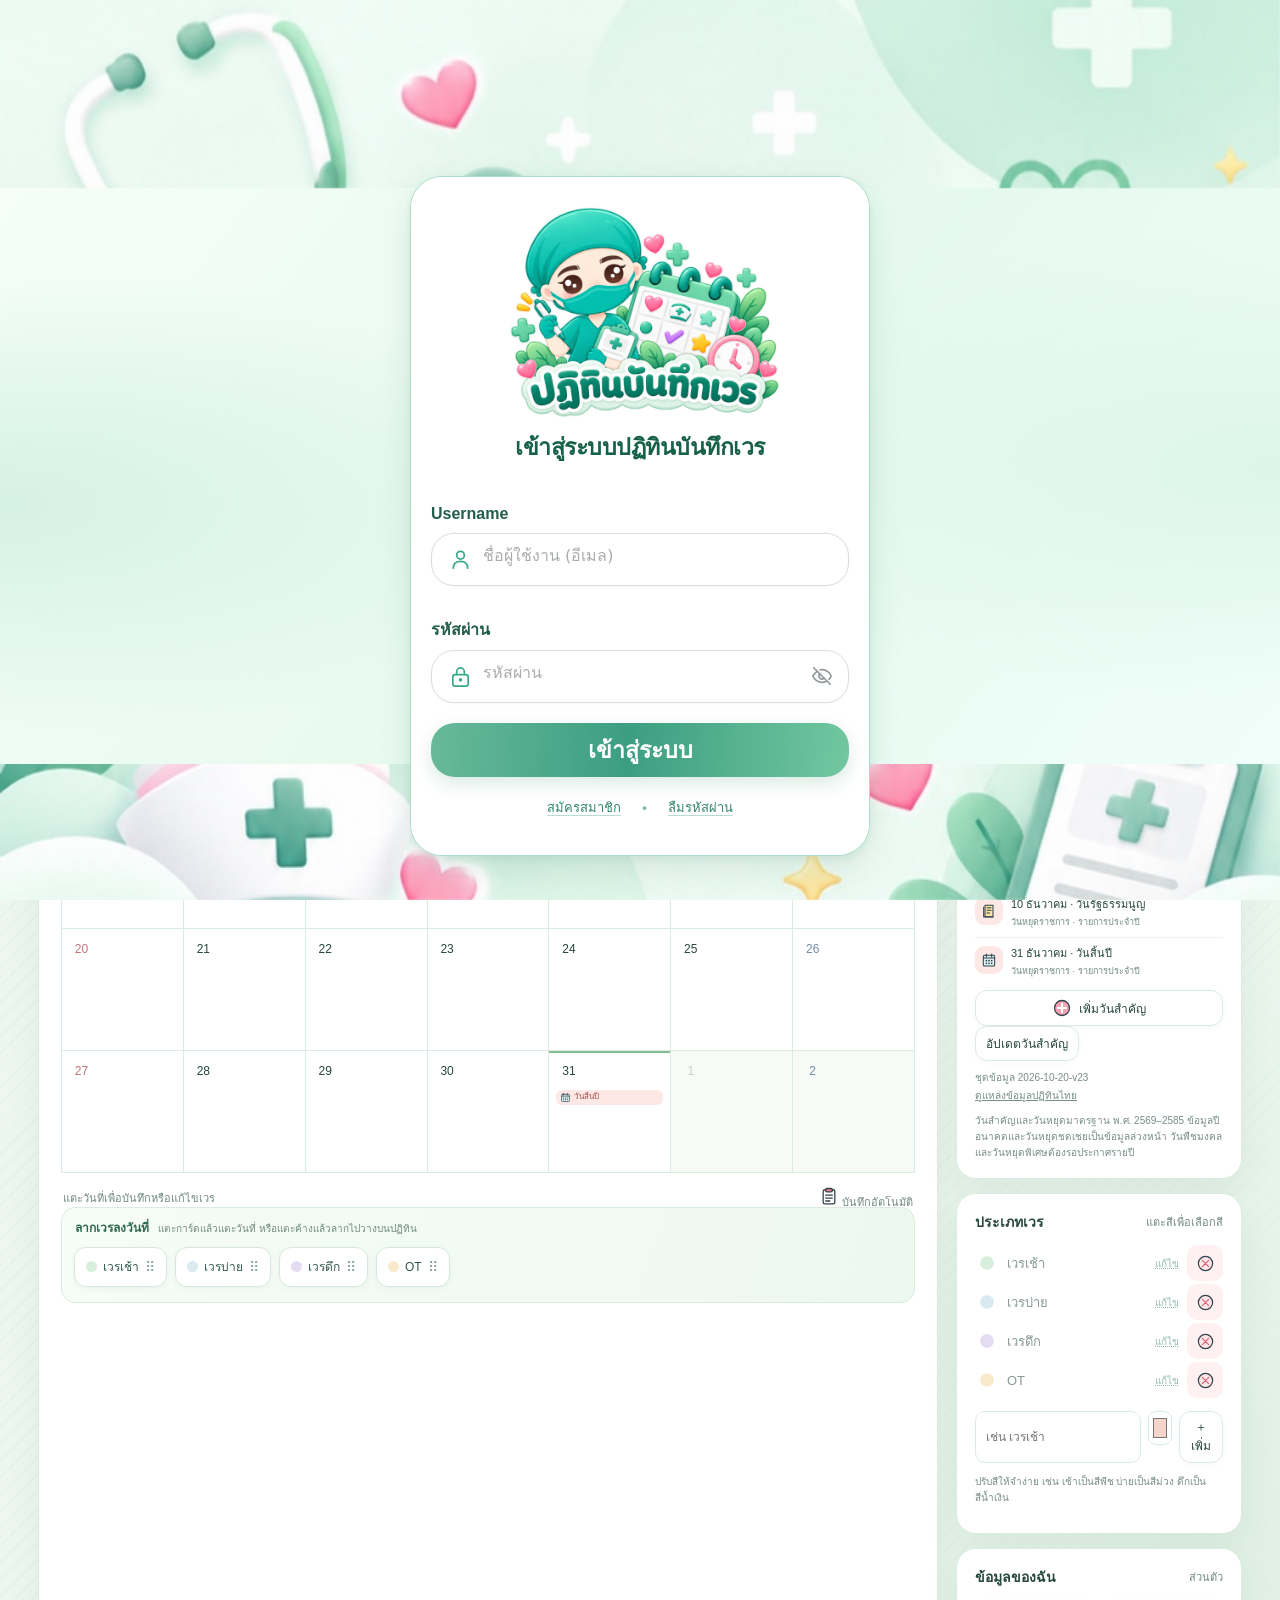
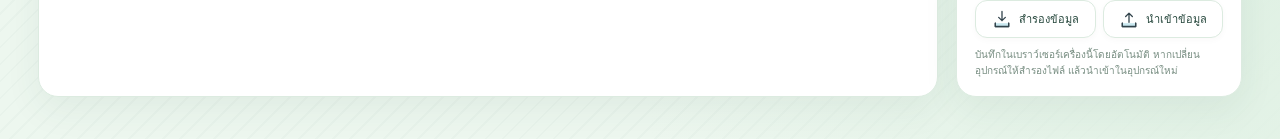
<file: index.html>
<!doctype html>
<html lang="th">
<head>
<meta charset="utf-8"><meta name="viewport" content="width=device-width,initial-scale=1,minimum-scale=1,maximum-scale=1,user-scalable=no,viewport-fit=cover">
<meta name="theme-color" content="#e7f4ea"><meta name="description" content="ปฏิทินบันทึกเวรและวันสำคัญสำหรับพยาบาล">
<link rel="manifest" href="./manifest.webmanifest?v=30"><link rel="icon" href="./favicon-48.png?v=30" type="image/png"><link rel="apple-touch-icon" href="./apple-touch-icon.png?v=30">
<meta name="apple-mobile-web-app-capable" content="yes"><meta name="apple-mobile-web-app-title" content="ปฏิทินบันทึกเวร"><meta name="apple-mobile-web-app-status-bar-style" content="default">
<title>ปฏิทินบันทึกเวร</title>
<style>
svg.ico{width:20px;height:20px;flex:none;overflow:visible}svg.ico use{pointer-events:none}.daymood{width:18px;height:18px}.event-tag .ico{filter:drop-shadow(0 1px 0 #fff8)}.brandmark .ico{width:29px;height:29px}
@import url('https://fonts.googleapis.com/css2?family=Kanit:wght@300;400;500;600;700&family=Prompt:wght@300;400;500;600;700&display=swap');
:root{--bg:#f7f2e9;--paper:#fffdf9;--ink:#48352e;--muted:#95847b;--line:#eee6db;--accent:#a7654d;--soft:#f4e6dc;--shadow:0 12px 36px #6043330d;--radius:20px}
*{box-sizing:border-box}body{margin:0;background:radial-gradient(ellipse at 10% 0%,#f4e4d7 0,transparent 35%),var(--bg);color:var(--ink);font-family:'Prompt','Kanit',sans-serif;font-size:14px}button,input,select,textarea{font:inherit;color:inherit}button{cursor:pointer}.app{max-width:1260px;margin:auto;padding:24px 28px 42px}.topbar{display:flex;align-items:center;justify-content:space-between;gap:20px;margin-bottom:22px}.brand{display:flex;align-items:center;gap:14px}.brandmark{height:50px;width:50px;border-radius:17px;background:#f0dfd2;display:grid;place-items:center;font-size:25px;box-shadow:inset 0 0 0 1px #fff}.brand h1{font-size:20px;margin:0 0 2px;font-weight:600;letter-spacing:-.3px}.brand p{margin:0;color:var(--muted);font-size:12px}.top-actions{display:flex;gap:9px;align-items:center}.btn{border:1px solid var(--line);background:var(--paper);border-radius:12px;padding:10px 14px;display:inline-flex;align-items:center;justify-content:center;gap:7px;font-weight:500;transition:.15s;box-shadow:0 2px 7px #442a1707}.btn:hover{transform:translateY(-1px);box-shadow:var(--shadow)}.btn.primary{background:var(--accent);border-color:var(--accent);color:#fff}.btn.icon{width:42px;height:42px;padding:0;font-size:18px}.btn.small{font-size:12px;padding:7px 10px}.layout{display:grid;grid-template-columns:minmax(0,1fr) 286px;gap:18px}.card{background:var(--paper);border:1px solid #eee7dd;border-radius:var(--radius);box-shadow:var(--shadow)}.calendar-card{padding:22px 22px 15px}.calendar-head{display:flex;align-items:center;justify-content:space-between;gap:12px;margin-bottom:18px}.month-group{display:flex;align-items:center;gap:12px}.month-title{font-size:24px;font-weight:600;line-height:1.15}.month-sub{font-size:12px;color:var(--muted);margin-top:5px}.nav-buttons{display:flex;align-items:center;gap:7px}.month-nav{display:flex;gap:7px}.month-nav .btn{width:38px;height:38px;padding:0;font-size:18px}.month-select{border:1px solid var(--line);background:#fff;border-radius:10px;padding:8px 10px}.month-select select{border:0;background:transparent;outline:0}.days{display:grid;grid-template-columns:repeat(7,minmax(0,1fr));border:1px solid var(--line);border-radius:15px 15px 0 0;overflow:hidden}.weekday{background:#faf5ef;text-align:center;color:#927e72;padding:10px 4px;font-size:12px;font-weight:500;border-right:1px solid var(--line)}.weekday:last-child{border-right:0}.weekday.sun{color:#bd746a}.weekday.sat{color:#8e7ca0}.grid{display:grid;grid-template-columns:repeat(7,minmax(0,1fr));border-left:1px solid var(--line);border-top:1px solid var(--line)}.day{position:relative;min-height:122px;padding:8px 7px 6px;border-right:1px solid var(--line);border-bottom:1px solid var(--line);background:#fffefa;overflow:hidden;transition:background .15s;cursor:pointer}.day:hover{background:#fcf5ed}.day.other{background:#fbf9f5;color:#c5b9b0}.day.today .num{background:var(--accent);color:white}.day.weekend .num{color:#bc716b}.day.weekend.sat .num{color:#89769b}.day.today .num{color:#fff}.numline{display:flex;align-items:center;justify-content:space-between;margin-bottom:6px}.num{display:inline-grid;place-items:center;min-width:25px;height:25px;border-radius:50%;font-size:12px;font-weight:500}.daymood{font-size:14px}.chips{display:flex;flex-direction:column;gap:4px}.chip{display:block;max-width:100%;overflow:hidden;text-overflow:ellipsis;white-space:nowrap;padding:3px 6px;border-radius:6px;font-size:10px;line-height:1.3;font-weight:500}.daynote{font-size:10px;color:#8d776d;overflow:hidden;text-overflow:ellipsis;white-space:nowrap;margin-top:5px}.more{font-size:10px;color:var(--muted);padding-left:4px}.calendar-footer{display:flex;justify-content:space-between;align-items:center;padding:13px 2px 0;color:var(--muted);font-size:11px}.side{display:flex;flex-direction:column;gap:14px}.sidecard{padding:17px 18px}.side-title{font-size:14px;font-weight:600;display:flex;align-items:center;justify-content:space-between;margin:0 0 12px}.side-title .subtle{font-size:11px;color:var(--muted);font-weight:400}.summary-month{display:flex;align-items:center;gap:13px;padding:10px 12px;background:#faf4ed;border-radius:14px;margin-bottom:12px}.summary-icon{height:42px;width:42px;border-radius:13px;background:#eddace;display:grid;place-items:center;font-size:21px}.summary-month b{display:block;font-size:16px}.summary-month span{color:var(--muted);font-size:11px}.total-row{display:flex;justify-content:space-between;align-items:center;padding:8px 2px;border-bottom:1px solid #f2ece4;font-size:12px}.total-row:last-child{border:0}.dot{width:8px;height:8px;border-radius:50%;display:inline-block;margin-right:7px}.legend-name{display:flex;align-items:center;gap:1px}.count{color:#806d63;font-weight:500}.empty{text-align:center;color:#a49489;font-size:12px;padding:15px 5px}.shift-list{display:flex;flex-direction:column;gap:9px}.shift-entry{display:flex;align-items:center;gap:8px;font-size:12px}.shift-entry .dot{width:11px;height:11px;margin:0}.shift-entry button{margin-left:auto;border:0;background:none;opacity:.55;font-size:13px}.shift-entry button:hover{opacity:1}.add-shift{display:flex;gap:7px;margin-top:13px}.add-shift input[type=text]{width:100%;min-width:0;border:1px solid var(--line);border-radius:10px;padding:8px 10px;font-size:12px;outline-color:#d7a590}.add-shift input[type=color]{width:34px;height:34px;padding:2px;border:1px solid var(--line);background:#fff;border-radius:8px}.legend-hint{font-size:10px;color:#9d8b81;margin-top:11px;line-height:1.6}.data-note{font-size:10px;color:#96877f;line-height:1.6;margin:9px 0 0}.tool-row{display:flex;gap:7px}.tool-row .btn{flex:1;font-size:11px;padding:8px 7px}.mobile-toolbar{display:none}.modal-backdrop{position:fixed;inset:0;background:#36271f70;z-index:10;display:none;align-items:center;justify-content:center;padding:18px}.modal-backdrop.show{display:flex}.modal{width:min(510px,100%);max-height:92vh;overflow:auto;background:#fffdf9;border-radius:22px;padding:22px;box-shadow:0 25px 70px #3320143b}.modal-head{display:flex;justify-content:space-between;align-items:center;margin-bottom:4px}.modal-head h2{font-size:20px;margin:0;font-weight:600}.close{border:0;background:#f5eee7;border-radius:50%;width:34px;height:34px;font-size:17px}.modal-date{color:var(--muted);font-size:12px;margin-bottom:17px}.field{margin:14px 0}.field label{display:block;font-size:12px;font-weight:500;margin-bottom:7px}.field input[type=text],.field textarea{width:100%;border:1px solid var(--line);border-radius:11px;background:white;padding:10px 12px;outline-color:#cf9e88}.field textarea{resize:vertical;min-height:70px}.assignment-options{display:grid;grid-template-columns:repeat(2,minmax(0,1fr));gap:8px}.assign-option{display:flex;align-items:center;gap:8px;border:1px solid var(--line);border-radius:11px;padding:9px;cursor:pointer;background:#fff}.assign-option>span{flex:1;min-width:0}.ot-hours{display:flex;align-items:center;gap:4px;font-size:10px;color:#718a7f;white-space:nowrap}.ot-hours input{width:55px;padding:5px 4px;border:1px solid #dcebe0;border-radius:7px;background:#fff;text-align:center}.ot-hours input:disabled{opacity:.4}.assign-option:has(input:checked){border-color:#bd886f;background:#faf0e9}.assign-option input{accent-color:var(--accent)}.assign-option .dot{margin:0;flex:none}.assign-option span{font-size:12px}.emoji-options{display:flex;flex-wrap:wrap;gap:7px}.emoji-option{height:37px;width:38px;border:1px solid var(--line);border-radius:10px;background:#fff;font-size:19px}.emoji-option.selected{border-color:var(--accent);background:#fbefe6}.emoji-option.clear{font-size:11px;width:auto;padding:0 9px;color:var(--muted)}.modal-actions{display:flex;justify-content:space-between;align-items:center;margin-top:21px}.modal-actions .right{display:flex;gap:8px}.helper{font-size:10px;color:var(--muted)}.toast{position:fixed;bottom:20px;left:50%;transform:translate(-50%,20px);opacity:0;background:#49372e;color:#fff;padding:10px 16px;border-radius:12px;z-index:20;transition:.2s;pointer-events:none;font-size:12px}.toast.show{opacity:1;transform:translate(-50%,0)}.file-input{display:none}.no-data{text-align:center;padding:30px;color:var(--muted)}
@media(max-width:980px){.layout{grid-template-columns:1fr}.side{display:grid;grid-template-columns:repeat(2,minmax(0,1fr))}.sidecard:last-child{grid-column:span 2}.day{min-height:106px}}
@media(max-width:650px){body{font-size:13px}.app{padding:15px 12px 30px}.topbar{margin-bottom:14px;align-items:flex-start}.brand{gap:10px}.brandmark{width:43px;height:43px;border-radius:14px;font-size:22px}.brand h1{font-size:16px}.brand p{font-size:10px}.top-actions{gap:5px}.top-actions .btn{padding:8px 9px;font-size:11px}.top-actions .hide-mobile{display:none}.layout{gap:11px}.calendar-card{padding:15px 10px 10px;border-radius:17px}.calendar-head{margin-bottom:12px}.month-title{font-size:19px}.month-sub{font-size:10px;margin-top:3px}.month-nav .btn{width:34px;height:34px}.calendar-head>.month-nav .btn.today-btn{display:none}.weekday{font-size:10px;padding:8px 2px}.day{min-height:76px;padding:5px 3px}.num{min-width:22px;height:22px;font-size:11px}.numline{margin-bottom:4px}.daymood{font-size:12px}.chip{font-size:8px;padding:2px 4px;border-radius:5px}.chips{gap:3px}.daynote{font-size:8px;margin-top:3px}.more{font-size:8px}.calendar-footer{font-size:9px;padding-top:9px}.side{gap:10px}.sidecard{padding:13px;border-radius:16px}.side-title{font-size:12px}.summary-month{gap:9px;padding:8px;margin-bottom:7px}.summary-icon{width:35px;height:35px;font-size:18px}.summary-month b{font-size:14px}.summary-month span,.total-row,.shift-entry{font-size:10px}.tool-row{flex-direction:column}.tool-row .btn{font-size:10px}.add-shift{gap:5px}.add-shift input[type=text]{font-size:10px;padding:7px}.add-shift input[type=color]{width:30px;height:31px}.legend-hint,.data-note{font-size:9px}.modal{padding:18px;border-radius:18px}.modal-head h2{font-size:17px}}
@media(max-width:390px){.app{padding-left:8px;padding-right:8px}.brand p{display:none}.top-actions .btn{font-size:10px}.day{min-height:67px}.chip{font-size:7px}.month-title{font-size:17px}}
.topbar{background-image:radial-gradient(circle at 65% 15%,#fff 0 2px,transparent 3px),radial-gradient(circle at 70% 80%,#fff 0 3px,transparent 4px),linear-gradient(115deg,#fff,#f2fbf4 57%,#dff0e3)}
.weekday{background:#f0f8f2;color:#718a7f}.weekday.sun{color:#c17678}.weekday.sat{color:#708ca7}.day{background:#fff}.day:hover{background:#f5fbf6}.day.other{background:#f7faf7;color:#c3d1c8}.day.today .num{background:#398565}.day.weekend .num{color:#c17678}.day.weekend.sat .num{color:#708ca7}.day.today .num{color:#fff}.event-tags{display:flex;flex-direction:column;gap:3px;margin:2px 0 4px}.event-tag{display:flex;align-items:center;gap:3px;max-width:100%;overflow:hidden;padding:2px 4px;border-radius:6px;font-size:8px;line-height:1.25;font-weight:500}.event-tag .ico{width:11px;height:11px;flex:none;stroke-width:2}.event-tag span{white-space:nowrap;overflow:hidden;text-overflow:ellipsis}.event-tag.holiday{background:#fde8e6;color:#a64c4b}.event-tag.important{background:#e9f4fb;color:#4d7e9b}.event-tag.custom{background:#f2eafa;color:#785c9a}.chip{color:#315948}.daynote{color:#688276}.sidecard:last-child{grid-column:initial}.summary-month{background:#eff8f1}.summary-icon{background:#dff0e3;color:#398565}.summary-icon .ico{width:23px;height:23px}.total-row{border-color:#edf4ee}.count{color:#557d68}.empty{color:#879b90}.add-shift input[type=text]{outline-color:#78b692}.legend-hint,.data-note{color:#788e82}.modal-backdrop{background:#183e2e6b}.modal{background:#fff;border:1px solid #dcebe0}.close{background:#edf6ef;color:#527b63}.field input[type=text],.field input[type=date],.field textarea,.field select{outline-color:#78b692}.assignment-options .assign-option:has(input:checked){border-color:#77b591;background:#f0f8f2}.emoji-options{display:flex;flex-wrap:wrap;gap:7px}.emoji-option{height:38px;width:40px;border:1px solid var(--line);border-radius:11px;background:#fff;color:#478866}.emoji-option .ico{width:20px;height:20px}.emoji-option.selected{border-color:#5b9c76;background:#eaf5ed}.emoji-option.clear{font-size:11px;width:auto;padding:0 9px;color:var(--muted)}.event-list{display:flex;flex-direction:column;gap:8px}.event-row{display:flex;align-items:flex-start;gap:8px;border-bottom:1px solid #edf4ee;padding:0 0 8px}.event-row:last-child{border:0;padding-bottom:0}.event-icon{width:28px;height:28px;border-radius:9px;display:grid;place-items:center;flex:none}.event-icon .ico{width:16px;height:16px}.event-label{min-width:0;flex:1}.event-label b{display:block;font-weight:500;font-size:11px;line-height:1.4}.event-label small{color:var(--muted);font-size:9px}.event-row button{border:0;background:none;color:#769081;padding:4px}.event-row button .ico{width:15px;height:15px}.event-tools{display:flex;gap:7px}.event-tools .btn{width:100%;justify-content:center}.icon-picker{display:flex;gap:7px;flex-wrap:wrap}.icon-choice{height:39px;width:40px;border:1px solid var(--line);border-radius:11px;background:#fff;color:#478866}.icon-choice .ico{width:20px;height:20px}.icon-choice.selected{border-color:#5b9c76;background:#eaf5ed}.event-form-grid{display:grid;grid-template-columns:minmax(0,1fr) auto;gap:10px}.event-form-grid input[type=color]{width:42px;height:40px;padding:3px;border:1px solid var(--line);border-radius:10px;background:white}.event-hint{font-size:10px;color:var(--muted);line-height:1.6}.helper{color:var(--muted)}.toast{background:#285c45}.day.event-day{box-shadow:inset 0 2px 0 #85bd96}
@media(max-width:650px){.topbar{padding:11px 12px;border-radius:17px}.hero-nurse{width:72px;height:65px;margin-left:auto;margin-right:3px}.brandmark svg{width:27px;height:27px}.top-actions{flex:none}.event-tag{font-size:7px;padding:2px}.event-tag .ico{width:10px;height:10px}.event-tags{gap:2px}.event-row{gap:6px}.event-label b{font-size:10px}.event-label small{font-size:8px}}
@media(max-width:390px){.hero-nurse{display:none}}

:root{--bg:#eaf5ed;--paper:#fff;--ink:#26473c;--muted:#718a7f;--line:#dcebe0;--accent:#398565;--soft:#e0f1e5;--shadow:0 12px 36px #24574012;--radius:20px}
body{background:radial-gradient(ellipse at 8% 3%,#d3eddb 0,transparent 36%),radial-gradient(ellipse at 98% 90%,#e0f1e4 0,transparent 35%),repeating-linear-gradient(135deg,#e8f3eb 0,#e8f3eb 2px,#edf7ef 2px,#edf7ef 12px);color:var(--ink)}
.card{border-color:#dcebe0}.weekday{background:#f0f8f2;color:#718a7f}.weekday.sun{color:#c17678}.weekday.sat{color:#708ca7}.day{background:#fff}.day:hover{background:#f5fbf6}.day.other{background:#f7faf7;color:#c3d1c8}.day.today .num{background:#398565}.day.weekend .num{color:#c17678}.day.weekend.sat .num{color:#708ca7}.day.today .num{color:#fff}.summary-month{background:#eff8f1}.summary-icon{background:#dff0e3;color:#398565}.sidecard:last-child{grid-column:initial}.total-row{border-color:#edf4ee}.count{color:#557d68}.empty{color:#879b90}.legend-hint,.data-note{color:#788e82}.add-shift input[type=text],.field input,.field textarea,.field select{outline-color:#78b692}.modal-backdrop{background:#183e2e6b}.modal{background:#fff;border-color:#dcebe0}.close{background:#edf6ef;color:#527b63}.assign-option:has(input:checked){border-color:#77b591;background:#f0f8f2}.emoji-option,.icon-choice{color:#478866}.emoji-option.selected,.icon-choice.selected{border-color:#5b9c76;background:#eaf5ed}.toast{background:#285c45}.daynote{color:#688276}body:before,body:after{content:'+';position:fixed;z-index:-1;color:#64a980;opacity:.1;font-size:110px;font-family:Arial,sans-serif;font-weight:300;pointer-events:none}body:before{left:2%;top:22%}body:after{right:2%;bottom:8%;font-size:80px}.topbar{position:relative;overflow:hidden;padding:13px 18px;border:1px solid #d4e8da;border-radius:var(--radius);background-image:radial-gradient(circle at 65% 15%,#fff 0 2px,transparent 3px),radial-gradient(circle at 70% 80%,#fff 0 3px,transparent 4px),linear-gradient(115deg,#fff,#f2fbf4 57%,#dff0e3)}
@media(max-width:650px){.topbar{padding:11px 12px;border-radius:17px}.hero-nurse{width:72px;height:65px;margin-left:auto;margin-right:3px}.event-tag{font-size:7px;padding:2px}.event-tag .ico{width:10px;height:10px}.event-tags{gap:2px}}
@media(max-width:390px){.hero-nurse{display:none}}
@media(max-width:980px){.sidecard:last-child{grid-column:span 2}}
 .remove-shift{display:grid;place-items:center;width:36px;height:36px;border-radius:10px;opacity:1!important;background:#fff0f2!important;color:#d96578!important}.remove-shift .ico{width:19px;height:19px}
 .clear-shifts{margin-top:8px;color:#ae5968;background:#fff4f5;border-color:#f3d7dc}.cell-copy-actions{display:flex;gap:8px;margin-top:5px}.cell-copy-actions .btn{flex:1}.cell-copy-actions button:disabled{opacity:.45;cursor:not-allowed}.remove-shift{display:grid;place-items:center;width:36px;height:36px;border-radius:10px;opacity:1!important;background:#fff0f2!important;color:#d96578!important}.remove-shift .ico{width:19px;height:19px}

.view-tabs{position:sticky;top:0;z-index:9;display:flex;gap:8px;margin:-8px 0 14px;padding:7px 0;background:transparent;backdrop-filter:none}.view-tabs .btn{background:#fff;color:#527b63}.view-tabs .btn.active{background:#398565;color:#fff;border-color:#398565}.drag-palette{margin:-4px 0 14px;padding:10px 11px 11px;border:1px solid #dcebe0;border-radius:14px;background:linear-gradient(110deg,#f6fcf7,#edf8f0)}.drag-title{display:flex;align-items:baseline;gap:9px;margin:0 2px 8px}.drag-title strong{font-size:12px;color:#2f694e}.drag-title span{font-size:10px;color:#718a7f}.drag-shifts{display:flex;flex-wrap:wrap;gap:8px;overflow:visible;padding:2px 1px 4px;max-width:100%;min-width:0}.drag-shift{display:inline-flex;align-items:center;gap:6px;flex:0 1 auto;min-height:40px;padding:7px 11px;border:1px solid #d5e8da;border-radius:12px;background:#fff;color:#315948;box-shadow:0 2px 6px #2457400c;font-size:12px;font-weight:500;touch-action:none;user-select:none;cursor:grab}.drag-shift:active{cursor:grabbing;transform:scale(.97)}.drag-shift.selected{border:2px solid #398565;background:#e4f4e8;box-shadow:0 0 0 3px #72b38d33}.drag-shift.selected:after{content:"เลือกแล้ว";font-size:9px;color:#398565;margin-left:2px}.drag-shift .dot{width:11px;height:11px;margin:0;background:var(--shift-color)}.drag-shift .grip{font-size:14px;color:#8ca998;line-height:1}.day.drop-target{outline:3px dashed #43a773;outline-offset:-4px;background:#e6f7eb!important}.drag-ghost{position:fixed;z-index:100;pointer-events:none;padding:9px 13px;border-radius:12px;background:#398565;color:#fff;font-size:13px;font-weight:600;box-shadow:0 7px 20px #183e2e42;transform:translate(-50%,-50%)}body.dragging-shift{cursor:grabbing}.salary-page{padding:22px;min-height:420px}.salary-page[hidden],#calendarPage[hidden]{display:none!important}.salary-head{display:flex;justify-content:space-between;align-items:flex-start;gap:12px}.salary-head h2{margin:0;font-size:21px}.salary-head p{margin:6px 0 14px;color:var(--muted);font-size:12px}.pay-range{display:flex;align-items:end;gap:10px;max-width:530px;padding:14px;background:#f2f9f3;border:1px solid #e0efe3;border-radius:14px}.pay-range label{display:grid;gap:5px;flex:1;font-size:11px;color:#718a7f}.pay-range input{width:100%;border:1px solid #d6e6da;border-radius:10px;padding:9px;background:#fff}.pay-range>span{padding-bottom:10px;color:#82978a}.pay-period-label{margin:14px 0 9px;font-size:12px;font-weight:600;color:#3d7355}.table-wrap{overflow-x:auto}.rate-table{width:100%;border-collapse:collapse;min-width:560px}.rate-table th,.rate-table td{padding:10px 9px;border-bottom:1px solid #edf3ee;text-align:left;font-size:12px}.rate-table th{background:#f6faf6;color:#718a7f;font-weight:500}.rate-table td:nth-child(2){color:#718a7f}.rate-name{display:flex;align-items:center;gap:8px}.rate-name .dot{width:10px;height:10px;margin:0}.rate-table input{width:140px;max-width:100%;padding:8px 9px;border:1px solid #dcebe0;border-radius:9px;background:white;text-align:right}.amount{font-weight:600;color:#315f46}.salary-total{display:flex;align-items:center;justify-content:space-between;gap:12px;margin-top:16px;padding:16px;border-radius:15px;background:linear-gradient(105deg,#e9f7ed,#d9f0df);color:#2d6547}.salary-total strong{font-size:24px}.clear-shifts{margin-top:8px;color:#ae5968;background:#fff4f5;border-color:#f3d7dc}
@media(max-width:650px){.app{width:100%;min-width:0;overflow-x:clip}.layout,.calendar-card,.drag-palette{min-width:0;max-width:100%}.drag-shifts{display:grid;grid-template-columns:repeat(4,minmax(0,1fr));width:100%;gap:6px;overflow:visible}.drag-shift{width:100%;min-width:0;min-height:48px;padding:5px 2px;justify-content:center;flex-direction:column;gap:3px;font-size:9px;line-height:1.15;text-align:center;white-space:normal;overflow-wrap:anywhere}.drag-shift .dot{width:8px;height:8px;flex:none}.drag-shift .grip{font-size:10px;line-height:1}.drag-shift.selected:after{font-size:7px;margin:0}.view-tabs{margin:-3px 0 11px}.view-tabs .btn{flex:1;padding:8px;font-size:11px}.drag-palette{margin:-3px 0 10px;padding:9px 8px}.drag-title{display:grid;gap:1px;margin-bottom:7px}.drag-title strong{font-size:11px}.drag-title span{font-size:9px}.salary-page{padding:15px 12px;min-height:360px}.salary-head h2{font-size:18px}.salary-head p{font-size:10px}.salary-head .btn{font-size:10px;padding:7px}.pay-range{padding:10px 8px;gap:6px}.pay-range input{font-size:11px;padding:8px 5px}.rate-table th,.rate-table td{padding:8px 6px;font-size:10px}.salary-total{padding:12px}.salary-total strong{font-size:20px}}
.chip{user-select:none;-webkit-user-select:none;-webkit-touch-callout:none;touch-action:none}.shift-action-menu{position:fixed;z-index:30;display:flex;overflow:hidden;border-radius:12px;background:#343434;color:#fff;box-shadow:0 8px 28px #0004}.shift-action-menu[hidden]{display:none}.shift-action-menu button{border:0;background:transparent;color:inherit;padding:11px 15px;font-size:13px;white-space:nowrap}.shift-action-menu button+button{border-left:1px solid #ffffff30}.shift-action-menu button:active{background:#ffffff24}.shift-action-menu button[data-shift-action="delete"]{color:#ffd2d8}.transfer-active .day{cursor:copy}.transfer-active .day:hover{outline:3px dashed #398565;outline-offset:-4px;background:#e8f5eb!important}.salary-view-tabs{display:flex;width:min(520px,100%);margin:2px auto 20px;border:1px solid #dcebe0;border-radius:12px;overflow:hidden}.salary-view-tabs button{flex:1;border:0;background:#fff;color:#527b63;padding:10px;font-weight:500}.salary-view-tabs button.active{background:#398565;color:#fff}.annual-head{display:flex;align-items:center;gap:14px;margin:5px 0 18px}.annual-head label{display:flex;align-items:center;gap:8px;color:#718a7f;font-size:12px}.annual-head input{width:110px;border:1px solid #d6e6da;border-radius:10px;padding:9px;background:#fff}.annual-head span{font-size:20px;font-weight:500;color:#315948}.period-sub{display:block;color:#82978a;font-size:10px;margin-top:3px}.annual-table tfoot th{background:#eef7ef;font-weight:600}.shift-name-edit{flex:1;min-width:0;border:0;background:transparent;padding:4px 0;text-align:left;font-weight:500;color:var(--ink);display:flex;align-items:center;justify-content:space-between;gap:8px}.shift-name-edit small{font-size:10px;font-weight:400;color:#398565;text-decoration:underline dotted}.shift-edit-backdrop{position:fixed;inset:0;z-index:40;display:none;align-items:center;justify-content:center;padding:18px;background:#183a2c66}.shift-edit-backdrop.show{display:flex}.shift-edit-modal{max-width:400px}.shift-edit-modal input[type=text]{width:100%;border:1px solid #dcebe0;border-radius:10px;padding:10px}.shift-color-field{display:flex;align-items:center;justify-content:space-between}.shift-color-field label{margin:0}.shift-color-field input{width:48px;height:38px;padding:3px;border:1px solid #dcebe0;border-radius:9px;background:#fff}.assignment-label{display:flex;align-items:center;gap:8px;flex:1;margin:0!important;cursor:pointer}.ot-assignment{grid-column:1/-1;display:flex;flex-direction:column;align-items:stretch}.ot-duration{display:grid;gap:6px;padding:8px;background:#eff8f1;border-radius:10px}.ot-duration>span{font-size:12px;font-weight:500}.ot-stepper{display:flex;gap:8px;align-items:center}.ot-stepper button{border:1px solid #c8e1d0;background:#fff;border-radius:10px;min-width:48px;min-height:44px;padding:6px 12px;color:#285c45;font-weight:600}.ot-stepper input{min-width:0;width:80px;flex:1;min-height:44px;border:1px solid #c8e1d0;border-radius:10px;text-align:center;background:#fff;font-size:16px}.ot-duration small{font-size:10px;color:#718a7f}
.annual-table{min-width:0;table-layout:fixed;width:100%}.annual-table th:first-child{width:44%}.annual-table th:nth-child(2){width:25%}.annual-table th:last-child{width:31%}.annual-table td,.annual-table th{overflow-wrap:anywhere}.annual-table .amount{text-align:right;color:#286b4e;font-variant-numeric:tabular-nums}.annual-head{flex-wrap:wrap}.save-state{color:#398565;font-size:12px;padding:7px 0}.save-state.error{color:#b13c4d}@media(max-width:650px){.annual-table td,.annual-table th{padding:10px 4px;font-size:11px}.annual-table .period-sub{font-size:9px}.annual-table .amount{font-size:12px}.annual-head span{font-size:17px}}
html,body{touch-action:pan-x pan-y}button,a{touch-action:manipulation}@media(max-width:650px){input,textarea,select,.rate-table input,.pay-range input,.annual-head input{font-size:16px!important}html,body{max-width:100%;overflow-x:clip}}
.view-tabs{position:static}.day{user-select:none;-webkit-user-select:none;-webkit-touch-callout:none}.chip.excluded{position:relative;padding-right:19px!important}.chip.excluded:after{content:'×';position:absolute;right:2px;top:50%;transform:translateY(-50%);font-size:22px;font-weight:800;color:#d71932;line-height:1}.shift-action-menu{max-width:calc(100vw - 16px);flex-wrap:wrap}.shift-action-menu button{padding:10px;font-size:12px}.exclude-toggle{font-size:11px;color:#b33749;border:1px solid #f0cbd0;background:#fff5f5;border-radius:8px;padding:7px}.drag-shift.hold-ready{outline:3px solid #83b89a;transform:scale(1.04)}


/* Monthly summary uses the same continuous table layout as the annual view. */
#salaryMonthView .rate-table{min-width:0;width:100%;table-layout:fixed}
#salaryMonthView .rate-table th:nth-child(1){width:28%}
#salaryMonthView .rate-table th:nth-child(2){width:20%}
#salaryMonthView .rate-table th:nth-child(3){width:27%}
#salaryMonthView .rate-table th:nth-child(4){width:25%}
#salaryMonthView .rate-table th,#salaryMonthView .rate-table td{overflow-wrap:anywhere;vertical-align:middle}
#salaryMonthView .rate-table input{width:100%;min-width:0;max-width:100%;box-sizing:border-box}
#salaryMonthView .rate-table .amount{text-align:right;color:#286b4e;font-variant-numeric:tabular-nums}
#salaryMonthView .salary-total{border-radius:0;background:#edf7ef;margin-top:0}

/* Contain date controls and salary amounts on narrow screens. */
.pay-range{width:100%;box-sizing:border-box;display:grid;grid-template-columns:repeat(2,minmax(0,1fr));align-items:end}.pay-range label{min-width:0}.pay-range input{display:block;min-width:0;max-width:100%;box-sizing:border-box;min-height:44px}.salary-head>div{min-width:0}.salary-head .btn{flex-shrink:0}.salary-page,.salary-page .table-wrap{min-width:0;max-width:100%}.rate-name{min-width:0;overflow-wrap:anywhere}.rate-name .dot{flex-shrink:0}
.chip.excluded:after{content:'';position:absolute;top:50%;right:3px;width:12px;height:12px;transform:translateY(-50%);background:linear-gradient(45deg,transparent 40%,#df1936 40%,#df1936 60%,transparent 60%),linear-gradient(-45deg,transparent 40%,#df1936 40%,#df1936 60%,transparent 60%);pointer-events:none}
@media(max-width:650px){
.pay-range{grid-template-columns:repeat(2,minmax(0,1fr));gap:8px;padding:10px 8px;max-width:100%}.pay-range>span{display:none}.pay-range input{text-align:left;width:100%;padding:9px 3px;-webkit-appearance:none;appearance:none}.pay-range input::-webkit-date-and-time-value{text-align:left;min-height:1.3em}.pay-period-label{overflow-wrap:anywhere;line-height:1.6}
#salaryMonthView .rate-table th,#salaryMonthView .rate-table td{padding:10px 3px;font-size:11px}
#salaryMonthView .rate-name{gap:4px;align-items:flex-start}
#salaryMonthView .rate-name .dot{width:7px;height:7px;margin-top:5px}
#salaryMonthView .period-sub{font-size:9px}
#salaryMonthView .rate-table input{padding:7px 2px;min-height:42px}
#salaryMonthView .rate-table .amount{font-size:12px}
.salary-total{flex-wrap:wrap}.salary-total strong{overflow-wrap:anywhere;max-width:100%}
}
/* Keep shift names and actions in separate tracks. */
#shiftList{min-width:0;gap:3px;justify-content:flex-start}
.side>.sidecard{align-self:start;height:auto;min-height:0}
#shiftList .shift-entry{display:grid;grid-template-columns:24px minmax(0,1fr) 36px;gap:8px;align-items:center;min-width:0}
#shiftList .shift-name-edit{display:grid;grid-template-columns:minmax(0,1fr) auto;gap:6px;min-width:0;width:100%;align-items:center}
#shiftList .shift-name-edit>span{min-width:0;white-space:normal;overflow-wrap:anywhere;line-height:1.5}
#shiftList .shift-name-edit>small{white-space:nowrap}
#shiftList .remove-shift{margin:0;min-width:36px}
@media(max-width:650px){
#shiftList .shift-entry{grid-template-columns:20px minmax(0,1fr) 30px;gap:6px;padding:2px 0}
#shiftList .shift-entry>input[type=color]{width:20px!important;height:24px!important}
#shiftList .shift-name-edit{grid-template-columns:minmax(0,1fr);gap:0;font-size:11px;padding:2px 0}
#shiftList .shift-name-edit>small{font-size:9px;justify-self:start}
#shiftList .remove-shift{width:30px;min-width:30px;height:34px}
}

.side{align-items:start;align-content:start}
.side-column{display:flex;flex-direction:column;gap:14px;min-width:0;width:100%}
.side-column>.sidecard{width:100%;min-width:0;height:auto;flex:none}
#shiftList .shift-entry>input[type=color]{appearance:none;-webkit-appearance:none;display:block;width:14px!important;height:14px!important;min-width:14px;min-height:14px;max-width:14px;max-height:14px;padding:0!important;border:0;border-radius:50%;overflow:hidden;box-sizing:border-box;justify-self:center}
#shiftList input[type=color]::-webkit-color-swatch-wrapper{padding:0}
#shiftList input[type=color]::-webkit-color-swatch{border:0;border-radius:50%}
#shiftList input[type=color]::-moz-color-swatch{border:0;border-radius:50%}
@media(max-width:650px){.side-column{gap:10px}}

.view-tabs{display:grid;grid-template-columns:repeat(2,minmax(0,1fr))}.view-tabs .btn{min-width:0;white-space:normal}
#rosterPage[hidden],[hidden]{display:none!important}.roster-page{padding:20px;min-width:0}.roster-page h2{margin:0 0 8px;font-size:20px}.roster-info,.roster-note{font-size:12px;color:#718a7f;line-height:1.7}.roster-controls{display:grid;grid-template-columns:1fr 1fr;gap:12px;margin:16px 0}.roster-controls label{display:grid;gap:6px;min-width:0;font-size:12px}.roster-controls select{width:100%;min-width:0;border:1px solid #d6e6da;border-radius:10px;background:white;padding:10px;color:#315948}.roster-actions{display:flex;flex-wrap:wrap;gap:8px;align-items:center}.roster-actions input[type=file]{max-width:100%;font-size:12px}.roster-status{padding:12px;background:#eff8f1;border-radius:12px;font-size:12px;overflow-wrap:anywhere;margin:14px 0}.roster-scroll{max-width:100%;max-height:70vh;overflow:auto;border:1px solid #d6e6da;border-radius:12px;overscroll-behavior:contain;-webkit-overflow-scrolling:touch}.roster-scroll:empty{display:none}.roster-table{border-collapse:collapse;table-layout:fixed;width:max-content;min-width:100%;font-size:12px;background:white}.roster-table td{border:1px solid #ccdbd1;padding:7px 9px;min-width:60px;white-space:pre-wrap;overflow-wrap:anywhere;text-align:center}.roster-table tr:first-child td{font-weight:600;background:#edf7ef}.roster-history{display:flex;flex-wrap:wrap;gap:6px}.roster-page h3{font-size:14px;margin:22px 0 10px}@media(max-width:650px){.roster-page{padding:14px 10px}.roster-page h2{font-size:17px}.roster-controls{gap:8px}.roster-actions .btn{font-size:11px;padding:8px}}

.roster-wings{display:grid;grid-template-columns:1fr 1fr;gap:10px;margin:12px 0}.roster-wings .active{background:#398565;color:white;border-color:#398565}.roster-table{border-collapse:separate;border-spacing:0}.roster-table td,.roster-table th{border:0;border-right:1px solid #ccdbd1;border-bottom:1px solid #ccdbd1;padding:7px 9px;min-width:60px;white-space:pre-wrap;overflow-wrap:anywhere;text-align:center;background:white;font-weight:400}.roster-table thead{position:sticky;top:0;z-index:3}.roster-table thead th{background:#edf7ef;font-weight:600}.roster-table .frozen-date{position:sticky;left:0;z-index:2;box-shadow:2px 0 0 #b9d2c2}.roster-table thead .frozen-date{z-index:4}.roster-scroll{isolation:isolate;max-height:65vh;position:relative}.roster-document-image{display:block;width:100%;height:auto}.roster-document-frame{display:block;width:100%;height:65vh;border:1px solid #d6e6da;border-radius:10px}#rosterDocument{margin-top:12px;min-width:0}#rosterDocument a{display:inline-block;margin:8px 0;color:#286c4b}#rosterFreezeRows{padding:7px;border:1px solid #c8dfd0;border-radius:8px;background:white;color:#315948}#rosterFreezeControls{margin-bottom:8px}
.cloud-panel{padding:16px;margin-bottom:16px}.cloud-panel h2{font-size:16px;margin:0}.cloud-panel h2 span{display:block;font-size:12px;overflow-wrap:anywhere;font-weight:400}.cloud-panel p{font-size:12px;line-height:1.6}.cloud-actions{display:flex;gap:8px;flex-wrap:wrap}.cloud-actions a{text-decoration:none}.cloud-actions .btn,#cloudConflict .btn{font-size:12px;padding:9px}#cloudConflict{padding:10px;margin-top:12px;background:#fff2dc;border-radius:12px}#cloudApp{min-width:0}
.email-overlay{position:fixed;inset:0;z-index:10000;background:#25483b66;display:flex;align-items:center;justify-content:center;padding:16px;overflow:auto}.email-overlay[hidden]{display:none}.email-dialog{background:white;border-radius:24px;padding:24px;width:100%;max-width:430px;max-height:90dvh;overflow:auto;box-sizing:border-box}.email-dialog input{display:block;box-sizing:border-box;width:100%;min-width:0;font-size:16px;margin:8px 0 16px}.email-dialog label{display:block;margin-top:16px}.email-dialog p{line-height:1.6;font-size:14px}</style>
<link rel="stylesheet" href="./login-screen.css?v=30">
</head>
<body>
<svg xmlns="http://www.w3.org/2000/svg" style="position:absolute;width:0;height:0;overflow:hidden" aria-hidden="true">
<symbol id="i-medical" viewBox="0 0 24 24"><g fill="none" stroke="#31434b" stroke-width="1.55" stroke-linecap="round" stroke-linejoin="round"><circle cx="12" cy="12" r="9" fill="#e5f5fa"/><path d="M9 5.5h6v3.6h3.6v6H15v3.4H9v-3.4H5.4v-6H9z" fill="#f06b85"/></g></symbol>
<symbol id="i-stethoscope" viewBox="0 0 24 24"><g fill="none" stroke="#31434b" stroke-width="1.55" stroke-linecap="round" stroke-linejoin="round"><path d="M6 4v5a4 4 0 0 0 8 0V4"/><path d="M4 4h4M12 4h4M10 13v2a5 5 0 0 0 10 0v-1"/><circle cx="20" cy="12" r="2.3" fill="#55bdd0"/></g></symbol>
<symbol id="i-pill" viewBox="0 0 24 24"><g fill="none" stroke="#31434b" stroke-width="1.55" stroke-linecap="round" stroke-linejoin="round"><path d="M5 18.8a4.8 4.8 0 0 1 0-6.8l7-7a4.8 4.8 0 0 1 6.8 6.8l-7 7a4.8 4.8 0 0 1-6.8 0Z" fill="#77c8df"/><path d="m8.5 8.5 7 7"/><path d="m12 5-7 7a4.8 4.8 0 0 0 6.8 6.8l7-7" fill="#f36c86"/></g></symbol>
<symbol id="i-bandage" viewBox="0 0 24 24"><g fill="none" stroke="#31434b" stroke-width="1.55" stroke-linecap="round" stroke-linejoin="round"><path d="m8.5 3.5 12 12-5 5-12-12z" fill="#ffdca7"/><path d="m6 6 12 12"/><rect x="8.5" y="9.5" width="7" height="5" rx="1" transform="rotate(45 12 12)" fill="#f37b8e"/><circle cx="7.3" cy="7.3" r=".55" fill="#fff"/><circle cx="16.7" cy="16.7" r=".55" fill="#fff"/></g></symbol>
<symbol id="i-heart" viewBox="0 0 24 24"><g fill="none" stroke="#31434b" stroke-width="1.55" stroke-linecap="round" stroke-linejoin="round"><path d="M20.5 8.8c0 5-8.5 10.8-8.5 10.8S3.5 13.8 3.5 8.8A4.5 4.5 0 0 1 12 6.3a4.5 4.5 0 0 1 8.5 2.5Z" fill="#f26d86"/><path d="M4 12h4l2-3.5 3.2 7 2.1-4H20"/></g></symbol>
<symbol id="i-clipboard" viewBox="0 0 24 24"><g fill="none" stroke="#31434b" stroke-width="1.55" stroke-linecap="round" stroke-linejoin="round"><rect x="5" y="4.5" width="14" height="17" rx="2" fill="#fff"/><rect x="8" y="3" width="8" height="4" rx="1.5" fill="#f07b8d"/><path d="M8 11h8M8 14.5h8M8 18h5"/></g></symbol>
<symbol id="i-calendar" viewBox="0 0 24 24"><g fill="none" stroke="#31434b" stroke-width="1.55" stroke-linecap="round" stroke-linejoin="round"><rect x="3.5" y="5" width="17" height="16" rx="2" fill="#dff3f5"/><path d="M8 3v4M16 3v4M3.5 9h17"/><path d="M8 13h.1m3.9 0h.1m3.9 0h.1M8 17h.1m3.9 0h.1m3.9 0h.1" stroke-width="2.5"/></g></symbol>
<symbol id="i-syringe" viewBox="0 0 24 24"><g fill="none" stroke="#31434b" stroke-width="1.55" stroke-linecap="round" stroke-linejoin="round"><path d="m5 19 4-4M14 4l6 6M12.5 5.5l6 6M10 8l6 6M5 13l6 6M3 21l2-2m0-4 4-4m3 7 4-4"/><path d="m12 3 9 9" fill="#72c7df"/><path d="m5 13 6 6-2 2-6-6z" fill="#f3bc73"/></g></symbol>
<symbol id="i-sun" viewBox="0 0 24 24"><g fill="none" stroke="#31434b" stroke-width="1.55" stroke-linecap="round" stroke-linejoin="round"><circle cx="12" cy="12" r="4.3" fill="#ffd36e"/><path d="M12 2.5v2m0 15v2M4.9 4.9l1.4 1.4m11.4 11.4 1.4 1.4M2.5 12h2m15 0h2M4.9 19.1l1.4-1.4m11.4-11.4 1.4-1.4"/></g></symbol>
<symbol id="i-moon" viewBox="0 0 24 24"><g fill="none" stroke="#31434b" stroke-width="1.55" stroke-linecap="round" stroke-linejoin="round"><path d="M19.7 14.2A8.2 8.2 0 0 1 9.8 4.3a8.6 8.6 0 1 0 9.9 9.9Z" fill="#9f9ee8"/><circle cx="16.7" cy="6.2" r=".8" fill="#ffd36e"/></g></symbol>
<symbol id="i-lotus" viewBox="0 0 24 24"><g fill="none" stroke="#31434b" stroke-width="1.55" stroke-linecap="round" stroke-linejoin="round"><path d="M12 18.7c-3.5-3-3.5-7.4 0-12 3.5 4.6 3.5 9 0 12Z" fill="#f278a2"/><path d="M12 18.7c-4.7-.1-7.5-2.2-8.5-6.3 4-.2 6.8 1.9 8.5 6.3Z" fill="#ffc2d5"/><path d="M12 18.7c4.7-.1 7.5-2.2 8.5-6.3-4-.2-6.8 1.9-8.5 6.3Z" fill="#ffc2d5"/><path d="M12 19v2M7 21h10"/></g></symbol>
<symbol id="i-water" viewBox="0 0 24 24"><g fill="none" stroke="#31434b" stroke-width="1.55" stroke-linecap="round" stroke-linejoin="round"><path d="M12 3c3.5 5.2 6.2 8.4 6.2 12.1a6.2 6.2 0 0 1-12.4 0C5.8 11.4 8.5 8.2 12 3Z" fill="#74cde1"/><path d="M9 15.5a3 3 0 0 0 3 3" stroke="#fff"/></g></symbol>
<symbol id="i-flag" viewBox="0 0 24 24"><g fill="none" stroke="#31434b" stroke-width="1.55" stroke-linecap="round" stroke-linejoin="round"><path d="M5 21V4"/><path d="M5 5c5-4 9 4 14 0v10c-5 4-9-4-14 0Z" fill="#f47c8e"/><path d="M7 8h9" stroke="#fff"/></g></symbol>
<symbol id="i-flower" viewBox="0 0 24 24"><g fill="none" stroke="#31434b" stroke-width="1.55" stroke-linecap="round" stroke-linejoin="round"><circle cx="12" cy="12" r="2.5" fill="#ffc75e"/><path d="M12 9c-2-2-1-5 1-6 2 1 3 4 1 6 3-1 5 1 5 3-2 2-5 2-7 0 1 3-1 5-3 5-2-2-2-5 0-7-3 1-5-1-5-3 2-2 5-2 8 0-1-3 1-5 3-5" fill="#ffadce"/><circle cx="12" cy="12" r="2.1" fill="#ffd36e"/></g></symbol>
<symbol id="i-book" viewBox="0 0 24 24"><g fill="none" stroke="#31434b" stroke-width="1.55" stroke-linecap="round" stroke-linejoin="round"><path d="M4 6a2.5 2.5 0 0 1 2.5-2.5H20v16H6.5A2.5 2.5 0 0 0 4 22Z" fill="#bfe5f1"/><path d="M4 18a2.5 2.5 0 0 1 2.5-2.5H20M8 7h8m-8 4h8"/></g></symbol>
<symbol id="i-kids" viewBox="0 0 24 24"><g fill="none" stroke="#31434b" stroke-width="1.55" stroke-linecap="round" stroke-linejoin="round"><circle cx="9" cy="8" r="3" fill="#ffc7a8"/><circle cx="17" cy="9" r="2.5" fill="#ffd36e"/><path d="M3 20a6 6 0 0 1 12 0m-1-5a5 5 0 0 1 7 5" fill="#80c9d9"/></g></symbol>
<symbol id="i-birthday" viewBox="0 0 24 24"><g fill="none" stroke="#31434b" stroke-width="1.55" stroke-linecap="round" stroke-linejoin="round"><path d="M4 12h16v8H4z" fill="#ffdb82"/><path d="M2.5 20h19M6 12V9a2 2 0 0 1 4 0v3m4 0V9a2 2 0 0 1 4 0v3M12 5v3"/><path d="M12 3v.1" stroke-width="2.5"/></g></symbol>
<symbol id="i-tree" viewBox="0 0 24 24"><g fill="none" stroke="#31434b" stroke-width="1.55" stroke-linecap="round" stroke-linejoin="round"><path d="m12 3 7 9h-4l4 5h-6v4h-2v-4H5l4-5H5z" fill="#80c58f"/></g></symbol>
<symbol id="i-constitution" viewBox="0 0 24 24"><g fill="none" stroke="#31434b" stroke-width="1.55" stroke-linecap="round" stroke-linejoin="round"><path d="M6 3.5h12v17H6z" fill="#ffe5a5"/><path d="M9 7h6m-6 4h6m-6 4h4M4 6v15h14"/></g></symbol>
<symbol id="i-labor" viewBox="0 0 24 24"><g fill="none" stroke="#31434b" stroke-width="1.55" stroke-linecap="round" stroke-linejoin="round"><path d="M4 20h16m-14 0v-6h12v6M8 14l1-5h6l1 5m-6-5V5h4v4m-2-4V3"/><path d="M4 10h4m8 0h4"/></g></symbol>
<symbol id="i-elephant" viewBox="0 0 24 24"><g fill="none" stroke="#31434b" stroke-width="1.55" stroke-linecap="round" stroke-linejoin="round"><path d="M4 17v-5a7 7 0 0 1 14 0v5H4Z" fill="#9fd7e5"/><path d="M4 13H2v3h2m14-4h2v3h-2M8 17v3m7-3v3m-4-6c0 2 1 3 3 3h2"/><circle cx="8" cy="11" r=".7" fill="#243b48"/></g></symbol>
<symbol id="i-plus" viewBox="0 0 24 24"><g fill="none" stroke="#31434b" stroke-width="1.55" stroke-linecap="round" stroke-linejoin="round"><circle cx="12" cy="12" r="9" fill="#f8a3b5"/><path d="M12 7v10M7 12h10" stroke="#fff" stroke-width="2.4"/></g></symbol>
<symbol id="i-close" viewBox="0 0 24 24"><g fill="none" stroke="#31434b" stroke-width="1.55" stroke-linecap="round" stroke-linejoin="round"><circle cx="12" cy="12" r="9" fill="#ffe6e9"/><path d="m8 8 8 8m0-8-8 8" stroke="#d96279"/></g></symbol>
<symbol id="i-download" viewBox="0 0 24 24"><g fill="none" stroke="#31434b" stroke-width="1.55" stroke-linecap="round" stroke-linejoin="round"><path d="M12 3v11m-4-4 4 4 4-4M4 17v4h16v-4"/><path d="M4 17v4h16v-4" fill="#c9e8f0"/></g></symbol>
<symbol id="i-upload" viewBox="0 0 24 24"><g fill="none" stroke="#31434b" stroke-width="1.55" stroke-linecap="round" stroke-linejoin="round"><path d="M12 16V5m-4 4 4-4 4 4M4 17v4h16v-4"/><path d="M4 17v4h16v-4" fill="#c9e8f0"/></g></symbol>
<symbol id="i-briefcase" viewBox="0 0 24 24"><g fill="none" stroke="#31434b" stroke-width="1.55" stroke-linecap="round" stroke-linejoin="round"><rect x="3" y="7" width="18" height="14" rx="2" fill="#bde4ec"/><path d="M8 7V4h8v3M3 12h18m-11 0v2h4v-2"/></g></symbol>
<symbol id="i-calendarheart" viewBox="0 0 24 24"><g fill="none" stroke="#31434b" stroke-width="1.55" stroke-linecap="round" stroke-linejoin="round"><rect x="3.5" y="5" width="17" height="16" rx="2" fill="#e4f3e8"/><path d="M8 3v4m8-4v4M3.5 9h17"/><path d="M12 18s-3-2-3-4a1.6 1.6 0 0 1 3-1 1.6 1.6 0 0 1 3 1c0 2-3 4-3 4Z" fill="#f2748d"/></g></symbol>
<symbol id="i-ambulance" viewBox="0 0 24 24"><g fill="none" stroke="#31434b" stroke-width="1.55" stroke-linecap="round" stroke-linejoin="round"><path d="M3 7h11v11H3z" fill="#f2798e"/><path d="M14 11h4l3 3v4h-7z" fill="#aee0eb"/><path d="M7 10v5m-2.5-2.5h5" stroke="#fff" stroke-width="2"/><circle cx="7" cy="19" r="2" fill="#ffd36e"/><circle cx="18" cy="19" r="2" fill="#ffd36e"/></g></symbol>
<symbol id="i-lungs" viewBox="0 0 24 24"><g fill="none" stroke="#31434b" stroke-width="1.55" stroke-linecap="round" stroke-linejoin="round"><path d="M12 4v9m0-5 3 2"/><path d="M10 9c-2 0-3 3-4 6-1 3 0 5 2 5 3 0 4-4 4-7v-3" fill="#f6a3b2"/><path d="M14 9c2 0 3 3 4 6 1 3 0 5-2 5-3 0-4-4-4-7v-3" fill="#f6a3b2"/></g></symbol>
<symbol id="i-tooth" viewBox="0 0 24 24"><g fill="none" stroke="#31434b" stroke-width="1.55" stroke-linecap="round" stroke-linejoin="round"><path d="M12 4c-3-2-7 0-7 4 0 5 2 12 4 12 2 0 1-6 3-6s1 6 3 6 4-7 4-12c0-4-4-6-7-4Z" fill="#fff"/><path d="M6 6c1-1 2-1 3-.5" stroke="#9dd8e3"/></g></symbol>
<symbol id="i-monitor" viewBox="0 0 24 24"><g fill="none" stroke="#31434b" stroke-width="1.55" stroke-linecap="round" stroke-linejoin="round"><rect x="3" y="4" width="18" height="13" rx="2" fill="#b8e2ed"/><path d="M6 11h3l1.5-3 2.5 6 2-4h3M12 17v3m-4 1h8"/></g></symbol>
<symbol id="i-thermometer" viewBox="0 0 24 24"><g fill="none" stroke="#31434b" stroke-width="1.55" stroke-linecap="round" stroke-linejoin="round"><path d="M10 14V5a2.5 2.5 0 0 1 5 0v9a4 4 0 1 1-5 0Z" fill="#fff"/><path d="M12.5 7v9" stroke="#f2798e" stroke-width="2.2"/><circle cx="12.5" cy="17" r="1.7" fill="#f2798e" stroke="#f2798e"/></g></symbol>
<symbol id="i-microscope" viewBox="0 0 24 24"><g fill="none" stroke="#31434b" stroke-width="1.55" stroke-linecap="round" stroke-linejoin="round"><path d="m8 3 5 2-1 3-5-2z" fill="#85d1df"/><path d="m11 7 4 5a5 5 0 0 1-8 6m2-9-3 3m-2 8h15m-4-3h4v3m-9-6 2-2"/></g></symbol>
<symbol id="i-camera" viewBox="0 0 24 24"><g fill="none" stroke="#31434b" stroke-width="1.55" stroke-linecap="round" stroke-linejoin="round"><rect x="3.5" y="7" width="17" height="13" rx="2.5" fill="#84cfe0"/><path d="m8 7 1.5-2h5L16 7"/><circle cx="12" cy="13.5" r="4" fill="#fff"/><circle cx="12" cy="13.5" r="2" fill="#f5bd63"/></g></symbol>
<symbol id="i-plant" viewBox="0 0 24 24"><g fill="none" stroke="#31434b" stroke-width="1.55" stroke-linecap="round" stroke-linejoin="round"><path d="M12 20v-8"/><path d="M12 13C4 13 4 7 5 6c5 0 7 2 7 7Z" fill="#8ccc83"/><path d="M12 11c0-5 4-7 7-6 0 4-2 7-7 8Z" fill="#59b98b"/><path d="M7 20h10l-1 2H8z" fill="#f3bb77"/></g></symbol>
<symbol id="i-yarn" viewBox="0 0 24 24"><g fill="none" stroke="#31434b" stroke-width="1.55" stroke-linecap="round" stroke-linejoin="round"><circle cx="12" cy="12" r="8.5" fill="#f29cbe"/><path d="M6 9c3 2 8 2 12 0M5 13c4-2 9 2 14 0M7 17c2-2 7-3 10 0" stroke="#fff" stroke-width="1.2"/><path d="M19 18c2 2 2 3 4 3"/></g></symbol>
<symbol id="i-paintbrush" viewBox="0 0 24 24"><g fill="none" stroke="#31434b" stroke-width="1.55" stroke-linecap="round" stroke-linejoin="round"><path d="m5 18 10-10 3 3L8 21H5z" fill="#f5bf63"/><path d="m14 9 3-3 3 3-3 3z" fill="#80c9df"/><path d="M5 18c-1 2-3 3-3 3s2-1 3-1" fill="#f07b8e"/></g></symbol>
<symbol id="i-music" viewBox="0 0 24 24"><g fill="none" stroke="#31434b" stroke-width="1.55" stroke-linecap="round" stroke-linejoin="round"><path d="M10 17V5l10-2v12M10 8l10-2"/><ellipse cx="7" cy="18" rx="3" ry="2" fill="#f07b8e"/><ellipse cx="17" cy="16" rx="3" ry="2" fill="#75cbe0"/></g></symbol>
<symbol id="i-bicycle" viewBox="0 0 24 24"><g fill="none" stroke="#31434b" stroke-width="1.55" stroke-linecap="round" stroke-linejoin="round"><circle cx="6" cy="17" r="4" fill="#dff3f5"/><circle cx="18" cy="17" r="4" fill="#dff3f5"/><path d="m6 17 4-7 4 7H6l3-5h6l3 5m-8-7H8m6 0h2"/><circle cx="10" cy="10" r="1" fill="#f27d91"/></g></symbol>
<symbol id="i-soccer" viewBox="0 0 24 24"><g fill="none" stroke="#31434b" stroke-width="1.55" stroke-linecap="round" stroke-linejoin="round"><circle cx="12" cy="12" r="9" fill="#fff"/><path d="m12 7 3 2-1 4h-4l-1-4z" fill="#394956"/><path d="m6 6 3 3m9-3-3 3m-9 9 4-2m9 2-4-2m-3 5v-4"/></g></symbol>
<symbol id="i-basketball" viewBox="0 0 24 24"><g fill="none" stroke="#31434b" stroke-width="1.55" stroke-linecap="round" stroke-linejoin="round"><circle cx="12" cy="12" r="9" fill="#f6a65d"/><path d="M3.5 12h17M12 3c4 4 4 14 0 18m0-18c-4 4-4 14 0 18"/></g></symbol>
<symbol id="i-tennis" viewBox="0 0 24 24"><g fill="none" stroke="#31434b" stroke-width="1.55" stroke-linecap="round" stroke-linejoin="round"><circle cx="12" cy="12" r="9" fill="#d4e98b"/><path d="M5.5 5.5c5 2 8 8 9 13m4-14c-2 5-8 8-13 9" stroke="#fff" stroke-width="1.5"/><path d="M18 5 21 2m-2 1 2 2"/></g></symbol>
<symbol id="i-dumbbell" viewBox="0 0 24 24"><g fill="none" stroke="#31434b" stroke-width="1.55" stroke-linecap="round" stroke-linejoin="round"><path d="M7 9v6m-3-5v4m16-4v4m-3-5v6M7 12h10" stroke-width="2.3"/><rect x="2" y="10" width="3" height="4" rx="1" fill="#80cde0"/><rect x="19" y="10" width="3" height="4" rx="1" fill="#f08096"/></g></symbol>
<symbol id="i-medal" viewBox="0 0 24 24"><g fill="none" stroke="#31434b" stroke-width="1.55" stroke-linecap="round" stroke-linejoin="round"><circle cx="12" cy="14" r="6" fill="#ffd36e"/><path d="M8 3h3l1 6-3 2zM16 3h-3l-1 6 3 2z" fill="#78c9df"/><path d="m12 11 1 2 2 .3-1.5 1.5.3 2.2-1.8-1-1.8 1 .3-2.2L8 13.3l2-.3z" fill="#f28396"/></g></symbol>
<symbol id="i-coins" viewBox="0 0 24 24"><g fill="none" stroke="#31434b" stroke-width="1.55" stroke-linecap="round" stroke-linejoin="round"><ellipse cx="9" cy="17" rx="6" ry="3" fill="#f6c95e"/><path d="M3 14v3m12-3v3M3 14c0-1.6 2.7-3 6-3s6 1.4 6 3-2.7 3-6 3-6-1.4-6-3Z" fill="#ffd879"/><ellipse cx="15" cy="8" rx="6" ry="3" fill="#ffd879"/><path d="M9 8v3m12-3v3m-12-3c0-1.6 2.7-3 6-3s6 1.4 6 3-2.7 3-6 3-6-1.4-6-3Z" fill="#f4bf4d"/></g></symbol>
<symbol id="i-wallet" viewBox="0 0 24 24"><g fill="none" stroke="#31434b" stroke-width="1.55" stroke-linecap="round" stroke-linejoin="round"><rect x="3" y="6" width="18" height="14" rx="3" fill="#80c9d9"/><path d="M3 9h15a3 3 0 0 1 3 3v5H5a2 2 0 0 1-2-2z" fill="#f7a1ad"/><path d="M16 13h5"/><circle cx="16" cy="13" r=".7" fill="#fff"/></g></symbol>
<symbol id="i-piggy" viewBox="0 0 24 24"><g fill="none" stroke="#31434b" stroke-width="1.55" stroke-linecap="round" stroke-linejoin="round"><path d="M4 12c0-4 3-7 8-7s8 3 8 7c0 3-2 5-5 6v2h-3v-2H9v2H6v-4c-2-1-3-2-3-4Z" fill="#f29db1"/><path d="M8 6 7 3l4 2m7 2 2-2"/><circle cx="15" cy="10" r=".8" fill="#31434b"/><path d="M20 12h2m-17 2-2 2"/></g></symbol>
<symbol id="i-bank" viewBox="0 0 24 24"><g fill="none" stroke="#31434b" stroke-width="1.55" stroke-linecap="round" stroke-linejoin="round"><path d="m3 8 9-5 9 5v2H3z" fill="#f3d16a"/><path d="M5 11v7m5-7v7m4-7v7m5-7v7M3 20h18m-19 2h20"/></g></symbol>
<symbol id="i-card" viewBox="0 0 24 24"><g fill="none" stroke="#31434b" stroke-width="1.55" stroke-linecap="round" stroke-linejoin="round"><rect x="3" y="5" width="18" height="14" rx="2.5" fill="#83cde0"/><path d="M3 9h18"/><path d="M6 15h5" stroke="#fff" stroke-width="2"/></g></symbol>
<symbol id="i-bed" viewBox="0 0 24 24"><g fill="none" stroke="#31434b" stroke-width="1.55" stroke-linecap="round" stroke-linejoin="round"><path d="M3 12V6m0 9V12h18v7m0-5V9h-8v3"/><path d="M4 12V9h7v3" fill="#f5a3b5"/><path d="M3 19v2m18-2v2"/><rect x="2" y="12" width="20" height="6" rx="2" fill="#8ac8e4"/></g></symbol>
<symbol id="i-coffee" viewBox="0 0 24 24"><g fill="none" stroke="#31434b" stroke-width="1.55" stroke-linecap="round" stroke-linejoin="round"><path d="M4 9h13v8a4 4 0 0 1-4 4H8a4 4 0 0 1-4-4z" fill="#b8e3eb"/><path d="M17 11h2a2.5 2.5 0 0 1 0 5h-2M7 5c-1-1 1-2 0-3m5 3c-1-1 1-2 0-3"/><path d="M7 13h6" stroke="#c7855e"/></g></symbol>
<symbol id="i-star" viewBox="0 0 24 24"><g fill="none" stroke="#31434b" stroke-width="1.55" stroke-linecap="round" stroke-linejoin="round"><path d="m12 2.5 2.8 6 6.5.8-4.8 4.5 1.2 6.5-5.7-3.2-5.7 3.2 1.2-6.5-4.8-4.5 6.5-.8z" fill="#ffd36e"/></g></symbol>
<symbol id="i-cloud" viewBox="0 0 24 24"><g fill="none" stroke="#31434b" stroke-width="1.55" stroke-linecap="round" stroke-linejoin="round"><path d="M7 19a5 5 0 1 1 1-9.9A6 6 0 0 1 19 11a4 4 0 1 1 0 8z" fill="#b6d8ef"/></g></symbol>
<symbol id="i-sheep" viewBox="0 0 24 24"><g fill="none" stroke="#31434b" stroke-width="1.55" stroke-linecap="round" stroke-linejoin="round"><circle cx="7" cy="11" r="3.2" fill="#fff"/><circle cx="11" cy="8" r="3.2" fill="#fff"/><circle cx="16" cy="9" r="3.2" fill="#fff"/><circle cx="18" cy="13" r="3" fill="#fff"/><path d="M7 13c0-2 2-3 5-3s5 1 5 3v6H7z" fill="#f3aab9"/><circle cx="10" cy="15" r=".6" fill="#31434b"/><circle cx="14" cy="15" r=".6" fill="#31434b"/><path d="M11 17h2"/></g></symbol>
<symbol id="i-alarm" viewBox="0 0 24 24"><g fill="none" stroke="#31434b" stroke-width="1.55" stroke-linecap="round" stroke-linejoin="round"><circle cx="12" cy="13" r="8" fill="#f7d16e"/><path d="M12 8v5l3 2M6 3 3 6m15-3 3 3M8 21l-2 2m10-2 2 2"/></g></symbol>
<symbol id="i-suitcase" viewBox="0 0 24 24"><g fill="none" stroke="#31434b" stroke-width="1.55" stroke-linecap="round" stroke-linejoin="round"><rect x="3" y="7" width="18" height="14" rx="2.5" fill="#76cbdc"/><path d="M8 7V4h8v3m-5 0v14m-8-9h18"/><rect x="10" y="12" width="4" height="3" rx="1" fill="#ffd36e"/></g></symbol>
<symbol id="i-plane" viewBox="0 0 24 24"><g fill="none" stroke="#31434b" stroke-width="1.55" stroke-linecap="round" stroke-linejoin="round"><path d="m3 13 8-2 1-8c0-1 2-1 2 0l1 7 6 2c1 1 1 2 0 2l-6 1-1 5c0 1-2 1-2 0l-1-5-8-1c-1 0-1-1 0-1Z" fill="#8cd0e1"/></g></symbol>
<symbol id="i-passport" viewBox="0 0 24 24"><g fill="none" stroke="#31434b" stroke-width="1.55" stroke-linecap="round" stroke-linejoin="round"><rect x="5" y="3" width="14" height="18" rx="2" fill="#ed7b83"/><circle cx="12" cy="11" r="3.3" fill="#f8db77"/><path d="M9 11h6m-3-3a7 7 0 0 1 0 6m-1-6a7 7 0 0 0 0 6M9 17h6" stroke="#fff"/></g></symbol>
<symbol id="i-compass" viewBox="0 0 24 24"><g fill="none" stroke="#31434b" stroke-width="1.55" stroke-linecap="round" stroke-linejoin="round"><circle cx="12" cy="12" r="9" fill="#d7f0f1"/><path d="m15.8 8.2-2.3 5.3-5.3 2.3 2.3-5.3z" fill="#f1788c"/><circle cx="12" cy="12" r="1" fill="#ffd36e"/></g></symbol>
<symbol id="i-beach" viewBox="0 0 24 24"><g fill="none" stroke="#31434b" stroke-width="1.55" stroke-linecap="round" stroke-linejoin="round"><circle cx="17" cy="6" r="3" fill="#ffd36e"/><path d="M3 18h18M4 20h16" stroke="#e6bd71"/><path d="M6 17a7 7 0 0 1 12 0" fill="#80cede"/><path d="M12 17V8m0 1L7 6m5 3 5-4"/><path d="M12 8 8 5" stroke="#f17f8e" stroke-width="2"/></g></symbol>
<symbol id="i-map" viewBox="0 0 24 24"><g fill="none" stroke="#31434b" stroke-width="1.55" stroke-linecap="round" stroke-linejoin="round"><path d="m3 6 6-3 6 3 6-3v15l-6 3-6-3-6 3z" fill="#bfe7c5"/><path d="M9 3v15m6-12v15"/><path d="M6 14c3-1 4-4 7-3 2 1 2 3 5 1" stroke="#f17f8e" stroke-width="2"/></g></symbol>
<symbol id="i-car" viewBox="0 0 24 24"><g fill="none" stroke="#31434b" stroke-width="1.55" stroke-linecap="round" stroke-linejoin="round"><path d="m4 14 2-5h11l3 5v5H4z" fill="#f3a3b2"/><path d="m7 9 2-4h6l3 4" fill="#8bcfe0"/><circle cx="8" cy="19" r="2" fill="#344752"/><circle cx="17" cy="19" r="2" fill="#344752"/></g></symbol>
<symbol id="i-hiking" viewBox="0 0 24 24"><g fill="none" stroke="#31434b" stroke-width="1.55" stroke-linecap="round" stroke-linejoin="round"><circle cx="14" cy="4" r="2" fill="#f3bf65"/><path d="m12 8-3 5 4 2 2 6m-6-8-3 5-3 2m8-10 4 3 3 1m-8 0-1 6m-5 0 4-1m6 2h4"/></g></symbol>
</svg>
<div class="app">
  <header class="topbar">
    <div class="brand"><div class="brandmark"><svg class="ico"><use href="#i-stethoscope"/></svg></div><div><h1>ปฏิทินบันทึกเวร</h1><p>บันทึกเวรและวันสำคัญ · เปิดดูได้ทุกเดือน</p></div></div>
    <div class="hero-nurse" aria-hidden="true"><svg viewBox="0 0 120 100" role="img"><ellipse cx="60" cy="94" rx="48" ry="5" fill="#b9ddc5"/><circle cx="60" cy="45" r="38" fill="#dff1e3"/><path d="M32 91c1-19 12-30 28-30s27 11 28 30" fill="#418b69"/><path d="M48 65 60 79 72 65" fill="#f8fffa"/><path d="M54 63h12v11H54z" fill="#f5c8b6"/><path d="M42 37c0-16 8-25 19-25 13 0 20 10 20 25v12c0 12-9 21-21 21s-18-9-18-21V37Z" fill="#f4cdbd"/><path d="M42 40c-4-16 5-30 19-30 16 0 24 12 19 29-4-5-7-9-9-15-7 7-17 10-29 9Z" fill="#52443e"/><path d="M45 13c6-9 24-10 31 0l-4 10H49Z" fill="#fff" stroke="#b6d9c1" stroke-width="2"/><path d="M57 12h7v7h-7z" fill="#64a87f"/><path d="M49 46c2-2 5-2 7 0m8 0c2-2 5-2 7 0" fill="none" stroke="#574843" stroke-width="1.7" stroke-linecap="round"/><path d="M51 53h18l-3 8h-12z" fill="#d8f2e3" stroke="#a5ceb2"/><path d="M43 76 34 82l4 11 14-10m25-7 9 6-4 11-14-10" fill="#f4cdbd"/><circle cx="83" cy="39" r="4" fill="#69aa83"/><path d="M82 39h2m-1-1v2" stroke="white" stroke-width=".8"/></svg></div>
    <div class="top-actions"><button class="btn hide-mobile" id="exportBtn" title="สำรองข้อมูล"><svg class="ico"><use href="#i-download"/></svg> <span>สำรองข้อมูล</span></button><button class="btn hide-mobile" id="importBtn" title="นำเข้าข้อมูล"><svg class="ico"><use href="#i-upload"/></svg> <span>นำเข้าข้อมูล</span></button><button class="btn primary" id="addTodayBtn"><svg class="ico"><use href="#i-plus"/></svg> <span>เพิ่มเวร</span></button><input class="file-input" type="file" id="fileInput" accept="application/json,.json"></div>
  </header>
  <section class="card cloud-panel"><h2>บัญชีและคลาวด์ <span id="cloudAccount"></span></h2><p id="cloudStatus" role="status">กำลังตรวจบัญชี…</p><div class="cloud-actions"><a id="cloudLogin" class="btn primary" href="#emailLogin" hidden>เข้าสู่ระบบด้วยอีเมล</a><button id="cloudSync" class="btn" hidden>ซิงก์ตอนนี้</button><button id="cloudMigrate" class="btn primary" hidden>ย้ายข้อมูลเครื่องนี้ขึ้นคลาวด์</button><label id="cloudRestoreLabel" class="btn" hidden>นำเข้า ZIP จากรุ่นเดิม<input id="cloudRestore" type="file" accept=".zip" hidden></label><button id="cloudBackup" class="btn" hidden>สำรองข้อมูลบัญชีทั้งหมด</button><a id="cloudLogout" class="btn" target="_top" hidden>ออกจากระบบ</a><a id="cloudRetry" class="btn" href="./index.html" hidden>รีเฟรช</a><button id="cloudLocal" class="btn" hidden>ใช้ข้อมูลเดิมในเครื่อง</button></div><div id="cloudConflict" hidden><p>ข้อมูลเครื่องนี้และคลาวด์มีการแก้ไขคนละฉบับ เลือกก่อนซิงก์ต่อ</p><button id="cloudUseRemote" class="btn">สำรองเครื่องนี้ แล้วใช้ฉบับคลาวด์</button><button id="cloudUseLocal" class="btn">ใช้ฉบับเครื่องนี้แทนคลาวด์</button></div><p class="data-note">ใช้อีเมลเดิมบนทุกเครื่อง ข้อมูลแยกตามบัญชี รอข้อความ “บันทึกบนคลาวด์แล้ว” ก่อนย้ายเครื่อง ถ้าย้ายจากเว็บไซต์เดิม ให้สำรองข้อมูลบัญชีทั้งหมดเป็น ZIP แล้วนำเข้าที่นี่ครั้งแรก</p></section><p id="cloudLoading" role="status">กำลังเตรียมข้อมูล กรุณารอสักครู่…</p><div id="cloudApp" hidden><nav class="view-tabs" aria-label="หน้าปฏิทิน"><button id="calendarTab" class="btn active" type="button">ปฏิทินเวร</button><button id="salaryTab" class="btn" type="button">สรุปเงินเวร</button><button id="rosterTab" class="btn" type="button">ตารางเวรรายเดือน</button><button id="sentRosterTab" class="btn" type="button">ตารางเวรส่งภาควิชา</button></nav>
  <main class="layout" id="calendarPage">
    <section class="card calendar-card">
      <div class="calendar-head">
        <div class="month-group"><div><div class="month-title" id="monthTitle"></div><div class="month-sub" id="monthSub"></div></div></div>
        <div class="month-nav"><button class="btn" id="prevBtn" aria-label="เดือนก่อน">‹</button><button class="btn today-btn" id="todayBtn">วันนี้</button><button class="btn" id="nextBtn" aria-label="เดือนถัดไป">›</button></div>
      </div>
      <div class="days" id="weekdays"></div><div class="grid" id="calendarGrid"></div>
      <div class="calendar-footer"><span>แตะวันที่เพื่อบันทึกหรือแก้ไขเวร</span><span><svg class="ico"><use href="#i-clipboard"/></svg> บันทึกอัตโนมัติ</span></div>
      <div class="drag-palette"><div class="drag-title"><strong>ลากเวรลงวันที่</strong><span>แตะการ์ดแล้วแตะวันที่ หรือแตะค้างแล้วลากไปวางบนปฏิทิน</span></div><div class="drag-shifts" id="dragShiftList"></div></div>
    </section>
    <aside class="side"><div class="side-column"><section class="card sidecard"><h2 class="side-title">สรุปเวรเดือนนี้ <span class="subtle">แยกตามประเภท</span></h2><div class="summary-month"><div class="summary-icon"><svg class="ico"><use href="#i-calendar"/></svg></div><div><b id="summaryMonth"></b><span id="summaryDays"></span></div></div><div id="summaryList"></div></section><section class="card sidecard"><h2 class="side-title">วันสำคัญเดือนนี้ <span class="subtle" id="eventCount"></span></h2><div class="event-list" id="eventList"></div><div class="event-tools" style="margin-top:12px"><button class="btn small" id="addEventBtn"><svg class="ico"><use href="#i-plus"/></svg> เพิ่มวันสำคัญ</button></div><button class="btn small" type="button" id="updateHolidays">อัปเดตวันสำคัญ</button><p class="data-note" id="holidayStatus" role="status">ชุดข้อมูล 2026-10-20-v23</p><a class="data-note" href="https://myhora.com/calendar/" target="_blank" rel="noopener">ดูแหล่งข้อมูลปฏิทินไทย</a><p class="data-note">วันสำคัญและวันหยุดมาตรฐาน พ.ศ. 2569–2585 ข้อมูลปีอนาคตและวันหยุดชดเชยเป็นข้อมูลล่วงหน้า วันพืชมงคลและวันหยุดพิเศษต้องรอประกาศรายปี</p></section></div><div class="side-column"><section class="card sidecard"><h2 class="side-title">ประเภทเวร <span class="subtle">แตะสีเพื่อเลือกสี</span></h2><div id="shiftList" class="shift-list"></div><form id="addShiftForm" class="add-shift"><input id="newShiftName" type="text" maxlength="20" placeholder="เช่น เวรเช้า" aria-label="ชื่อประเภทเวร"><input id="newShiftColor" type="color" value="#f4d4ca" aria-label="สีเวร"><button class="btn small" type="submit">＋ เพิ่ม</button></form><p class="legend-hint">ปรับสีให้จำง่าย เช่น เช้าเป็นสีพีช บ่ายเป็นสีม่วง ดึกเป็นสีน้ำเงิน</p></section><section class="card sidecard"><h2 class="side-title">ข้อมูลของฉัน <span class="subtle">ส่วนตัว</span></h2><div class="tool-row"><button class="btn" id="exportBtn2"><svg class="ico"><use href="#i-download"/></svg> สำรองข้อมูล</button><button class="btn" id="importBtn2"><svg class="ico"><use href="#i-upload"/></svg> นำเข้าข้อมูล</button></div><p class="data-note">บันทึกในเบราว์เซอร์เครื่องนี้โดยอัตโนมัติ หากเปลี่ยนอุปกรณ์ให้สำรองไฟล์ แล้วนำเข้าในอุปกรณ์ใหม่</p></section></div></aside>
  </main>
  <section id="salaryPage" class="card salary-page" hidden>
    <div class="salary-head"><div><h2>สรุปเงินเวร</h2><p>คำนวณจากเวรและชั่วโมง OT ที่บันทึกไว้ (เวรที่มี × ขาย/ส่งต่อ ไม่นับเงิน) ตั้งอัตราค่าตอบแทนได้</p></div><button type="button" class="btn small" id="payCycleBtn">ตั้งรอบ 16–15</button></div>
    <div class="salary-view-tabs" role="tablist" aria-label="ช่วงสรุปเงินเวร"><button id="salaryMonthTab" class="active" type="button">รายเดือน</button><button id="salaryYearTab" type="button">รายปี</button></div>
    <div id="salaryMonthView">
      <div class="pay-range"><label>ตั้งแต่<input type="date" id="payStart"></label><label>ถึงวันที่<input type="date" id="payEnd"></label></div>
      <div class="pay-period-label" id="payPeriodLabel"></div>
      <div class="table-wrap"><table class="rate-table"><thead><tr><th>ประเภทเวร</th><th scope="col">จำนวนเวร /<br>ชั่วโมง OT</th><th scope="col">ค่าตอบแทน</th><th>รวม (บาท)</th></tr></thead><tbody id="rateRows"></tbody></table></div>
      <div id="salaryEmpty" class="empty" hidden>ยังไม่มีประเภทเวร เพิ่มประเภทเวรในหน้าปฏิทินก่อน</div>
      <div class="salary-total"><span>รวมเงินค่าเวรในช่วงนี้</span><strong id="salaryTotal">฿0</strong></div>
      <p class="data-note">OT คำนวณจากชั่วโมงที่กรอก × อัตราต่อชั่วโมง (เริ่มต้น 130 บาท) ส่วนเวรอื่นคิดตามจำนวนครั้ง; แก้อัตราได้ในตารางนี้</p>
    </div>
    <div id="salaryYearView" hidden>
      <div class="annual-head"><label>ปี พ.ศ.<input id="payYear" type="number" min="2569" max="2643" step="1"></label><span id="annualTitle"></span></div>
      <div class="table-wrap"><table class="rate-table annual-table"><thead><tr><th>รอบเงินเวร</th><th>จำนวนเวร</th><th>รวม (บาท)</th></tr></thead><tbody id="annualRows"></tbody><tfoot><tr><th>รวมทั้งปี</th><th id="annualShiftCount">0 ครั้ง</th><th id="annualTotal" class="amount">฿0</th></tr></tfoot></table></div>
      <p class="data-note">สรุป 12 รอบเงินเวร โดยนับแต่ละรอบตั้งแต่วันที่ 16 ของเดือนก่อนหน้า ถึงวันที่ 15 ของเดือนนั้น</p>
    </div>
  </section>

<section id="rosterPage" class="card roster-page" hidden>
<h2 id="rosterTitle">ตารางเวรรายเดือน</h2><p id="rosterInfo" class="roster-info"></p>
<div class="roster-controls"><label>เดือน<select id="rosterMonth"></select></label><label>ปี พ.ศ.<select id="rosterYear"></select></label></div>
<div id="rosterWings" class="roster-wings" hidden><button id="rosterMain" class="btn" type="button">อาคารหลัก</button><button id="rosterSdmc" class="btn" type="button">SDMC</button></div><p id="rosterWingStatus" class="roster-note" hidden></p><div class="roster-actions"><label class="btn">นำเข้า Excel / รูป / PDF<input id="rosterFile" type="file" accept=".xlsx,.csv,.tsv,.jpg,.jpeg,.png,.webp,.pdf" style="display:block;width:180px"></label></div>
<p class="roster-note">Google Sheets: เลือกไฟล์ → ดาวน์โหลด → Microsoft Excel (.xlsx) แล้วนำเข้าที่นี่ เพื่อเก็บหัวตารางรวมเซลล์และสีพื้นฐานตามต้นฉบับ รองรับไม่เกิน 15 MB / 1,000 แถว / 100 คอลัมน์ · รูป JPG/PNG/WebP และ PDF แสดงเป็นเอกสารต้นฉบับ ไม่แปลงเป็นเซลล์และไม่ตรึงแถว/คอลัมน์ในภาพ</p>
<div id="rosterStatus" class="roster-status" role="status">เลือกเดือนและไฟล์ตารางเวร</div>
<div class="roster-actions"><button id="rosterSave" class="btn primary" hidden>บันทึกตารางฉบับนี้</button><button id="rosterCancel" class="btn" hidden>ยกเลิกนำเข้า</button><button id="rosterDownload" class="btn" hidden>ดาวน์โหลดไฟล์ต้นฉบับ</button><button id="rosterMoveWing" class="btn" hidden>ย้ายไปอีกฝั่ง</button><button id="rosterDelete" class="btn" hidden>ลบฉบับนี้</button></div>
<div class="roster-controls"><label>ฉบับที่บันทึก<select id="rosterVersions"></select></label><label>ชีต<select id="rosterSheet"></select></label></div>
<div id="rosterFreezeControls" class="roster-note" hidden><label>ตรึงหัวตาราง <select id="rosterFreezeRows" aria-label="จำนวนแถวหัวตารางที่ตรึง"></select> แถว และคอลัมน์วันที่</label></div><div id="rosterDocument" hidden></div><div id="rosterTable" class="roster-scroll" tabindex="0" aria-label="ตารางเวร เลื่อนซ้ายขวาเพื่อดูทุกคอลัมน์"></div>
<h3>ดูตารางย้อนหลัง</h3><div id="rosterHistory" class="roster-history"></div>
<p class="roster-note">ตารางบันทึกในเบราว์เซอร์เครื่องนี้ แยกจากปฏิทินและเงินเวร ไม่เปลี่ยนเวรส่วนตัวอัตโนมัติ กรุณาเก็บไฟล์ต้นฉบับไว้ก่อนย้ายเครื่องหรือล้างข้อมูลเบราว์เซอร์ การสำรองข้อมูลปฏิทินไม่รวมไฟล์ตารางนี้</p>
</section>
</div></div>
<div class="modal-backdrop" id="modalBackdrop"><section class="modal" role="dialog" aria-modal="true" aria-labelledby="modalTitle"><div class="modal-head"><h2 id="modalTitle">บันทึกเวร</h2><button class="close" id="closeModal" aria-label="ปิด"><svg class="ico"><use href="#i-close"/></svg></button></div><div class="modal-date" id="modalDate"></div><div class="save-state" id="daySaveState" role="status">บันทึกอัตโนมัติในเครื่องนี้</div><div class="field"><label>เลือกเวร (เลือกได้มากกว่า 1)</label><div class="assignment-options" id="assignmentOptions"></div><p class="helper">กด +1 ชม. หรือพิมพ์ชั่วโมง OT ระบบบันทึกอัตโนมัติ</p><button type="button" id="clearShiftsBtn" class="btn small clear-shifts">ลบเวรของวันนี้</button></div><div class="field"><label>สัญลักษณ์ประจำวัน</label><div class="emoji-options" id="emojiOptions"></div></div><div class="field"><label for="noteInput">บันทึกเพิ่มเติม</label><textarea id="noteInput" maxlength="180" placeholder="เช่น แลกเวรกับ... / เตรียมอุปกรณ์..."></textarea></div><div class="cell-copy-actions"><button type="button" class="btn small" id="copyDayBtn">คัดลอกข้อมูลช่องนี้</button><button type="button" class="btn small" id="pasteDayBtn" disabled>วางข้อมูลช่องนี้</button></div><div class="modal-actions"><button class="btn small" id="clearDayBtn">ลบรายการวันนี้</button><div class="right"><button class="btn" id="cancelBtn">ปิด</button><button class="btn primary" id="saveBtn">บันทึก</button></div></div><div class="event-tools" style="margin-top:14px"><button class="btn small" id="addEventFromDay"><svg class="ico"><use href="#i-calendarheart"/></svg> เพิ่มวันสำคัญในวันนี้</button></div></section></div>
<div class="modal-backdrop" id="eventBackdrop"><section class="modal" role="dialog" aria-modal="true" aria-labelledby="eventModalTitle"><div class="modal-head"><h2 id="eventModalTitle">เพิ่มวันสำคัญ</h2><button class="close" id="eventClose" aria-label="ปิด"><svg class="ico"><use href="#i-close"/></svg></button></div><div class="modal-date" id="eventModalDate"></div><div class="save-state" id="eventSaveState" role="status">บันทึกอัตโนมัติเมื่อกรอกชื่อและวันที่ครบ</div><form id="eventForm"><input id="eventId" type="hidden"><div class="field"><label for="eventDate">วันที่</label><input id="eventDate" type="date" required min="2026-01-01" max="2042-12-31"></div><div class="field"><label for="eventTitleInput">ชื่อวันสำคัญ</label><input id="eventTitleInput" type="text" maxlength="70" required placeholder="เช่น วันหยุดชดเชยประจำปี"></div><div class="field"><label for="eventType">ประเภท</label><select id="eventType"><option value="important">วันสำคัญ</option><option value="holiday">วันหยุดราชการ</option></select></div><div class="field event-form-grid"><div><label>เลือกไอคอน SVG</label><div class="icon-picker" id="eventIconPicker"></div></div><input type="color" id="eventColor" value="#dcefe2" aria-label="เลือกสีวันสำคัญ"></div><div class="event-hint">เลือกสีและสัญลักษณ์ SVG ได้ตามต้องการ วันหยุดที่กำหนดไว้ล่วงหน้าจะแสดงเป็นสีแดงอ่อน</div><div class="modal-actions"><button type="button" class="btn small" id="eventDeleteBtn" style="display:none">ลบวันสำคัญ</button><div class="right"><button type="button" class="btn" id="eventCancel">ปิด</button><button class="btn primary" type="submit">บันทึก</button></div></div></form></section></div>
<div class="shift-edit-backdrop" id="shiftEditBackdrop"><section class="modal shift-edit-modal" role="dialog" aria-modal="true" aria-labelledby="shiftEditTitle"><div class="modal-head"><h2 id="shiftEditTitle">แก้ไขประเภทเวร</h2><button class="close" id="shiftEditClose" aria-label="ปิด">×</button></div><div class="save-state" id="shiftSaveState" role="status">บันทึกอัตโนมัติในเครื่องนี้</div><div class="field"><label for="shiftEditName">ชื่อประเภทเวร</label><input id="shiftEditName" type="text" maxlength="30"></div><div class="field shift-color-field"><label for="shiftEditColor">สีประจำเวร</label><input id="shiftEditColor" type="color" value="#d8efdd"></div><div class="modal-actions"><button class="btn" id="shiftEditCancel" type="button">ปิด</button><button class="btn primary" id="shiftEditSave" type="button">บันทึก</button></div></section></div><div class="shift-action-menu" id="shiftActionMenu" hidden><button type="button" data-shift-action="move">ย้าย</button><button type="button" data-shift-action="copy">คัดลอก</button><button type="button" data-shift-action="delete">ลบ</button><button type="button" data-shift-action="cancel">ยกเลิก</button></div><div class="toast" id="toast"></div>
<script src="./holiday-data.js"></script>
<section id="emailLogin" class="email-overlay nc-login-overlay" aria-label="เข้าสู่ระบบปฏิทินบันทึกเวร">
  <div class="email-dialog nc-login-scene" role="dialog" aria-modal="true" aria-labelledby="ncLoginTitle">
    <div class="nc-login-card">
      <div class="nc-login-heading">
        <img class="nc-login-logo" src="./login-logo-v30.jpg" width="1536" height="1024" alt="โลโก้ปฏิทินบันทึกเวร รูปบุคลากรทางการแพทย์กับปฏิทิน">
        <h2 id="ncLoginTitle">เข้าสู่ระบบปฏิทินบันทึกเวร</h2>
        
      </div>
      <div class="nc-login-form">
        <label class="nc-login-label" for="emailAddress">Username</label>
        <div class="nc-login-input-row nc-login-email">
          <svg viewBox="0 0 24 24" fill="none" stroke="currentColor" stroke-width="1.8" stroke-linecap="round" stroke-linejoin="round" aria-hidden="true"><circle cx="12" cy="7.5" r="4"/><path d="M4.5 21c.1-4.5 3.1-7 7.5-7s7.4 2.5 7.5 7"/></svg>
          <input id="emailAddress" type="email" required autocomplete="email" inputmode="email" placeholder="ชื่อผู้ใช้งาน (อีเมล)" aria-label="อีเมลที่ใช้ลงทะเบียน" title="ใช้อีเมลที่สมัคร เช่น name@gmail.com">
        </div>
        <label class="nc-login-label" for="emailPassword">รหัสผ่าน</label>
        <div class="nc-login-input-row nc-login-password">
          <svg viewBox="0 0 24 24" fill="none" stroke="currentColor" stroke-width="1.8" stroke-linecap="round" stroke-linejoin="round" aria-hidden="true"><rect x="4" y="10" width="16" height="12" rx="2.5"/><path d="M8 10V7a4 4 0 0 1 8 0v3"/><circle cx="12" cy="15.5" r="1"/></svg>
          <input id="emailPassword" type="password" minlength="8" required autocomplete="current-password" placeholder="รหัสผ่าน" aria-label="รหัสผ่าน Nurse Calendar">
          <button id="ncPasswordVisibility" class="nc-password-visibility" type="button" aria-label="แสดงรหัสผ่าน" aria-pressed="false">
             <svg viewBox="0 0 24 24" fill="none" stroke="currentColor" stroke-width="1.8" stroke-linecap="round" stroke-linejoin="round" aria-hidden="true"><path d="M3 3 21 21"/><path d="M10 5.2A11 11 0 0 1 12 5c5.2 0 9 4.3 10 7-0.4 1.2-1.2 2.5-2.3 3.6M6.8 6.8C4.6 8.2 3 10.7 2 12c1 2.8 4.8 7 10 7 1.7 0 3.3-.5 4.7-1.3"/><path d="M9.7 9.7A3.2 3.2 0 0 0 14.3 14.3"/></svg>
          </button>
        </div>
        <button id="emailSignIn" class="nc-login-main-button" type="button">เข้าสู่ระบบ</button>
        <div class="nc-login-options">
          <button id="emailSignUp" class="nc-login-option" type="button">สมัครสมาชิก</button>
          <span class="nc-login-option-dot" aria-hidden="true">•</span>
          <button id="emailReset" class="nc-login-option" type="button">ลืมรหัสผ่าน</button>
        </div>
        <p id="emailStatus" class="nc-login-status" role="status" aria-live="polite">สมัครครั้งแรกจะได้รับอีเมลยืนยันบัญชี</p>
      </div>
    </div>
    <div id="emailRecovery" class="nc-recovery-panel" hidden>
      <div class="nc-recovery-card"><label for="emailNewPassword">ตั้งรหัสผ่านใหม่</label>
      <input id="emailNewPassword" type="password" minlength="8" required autocomplete="new-password" placeholder="รหัสผ่านใหม่อย่างน้อย 8 ตัวอักษร">
      <button id="emailSavePassword" class="btn primary" type="button">บันทึกรหัสผ่านใหม่</button></div>
    </div>
    <button id="emailClose" class="nc-screen-reader" type="button" hidden>ปิด</button>
  </div>
</section>
<script src="./config.js"></script><script src="./email-cloud.js"></script><script src="./cloud.js"></script><script src="./login-screen.js"></script>
<script>window.Cloud.ready.then(()=>{(()=>{
const KEY=window.Cloud.calendarKey, MONTHS=['มกราคม','กุมภาพันธ์','มีนาคม','เมษายน','พฤษภาคม','มิถุนายน','กรกฎาคม','สิงหาคม','กันยายน','ตุลาคม','พฤศจิกายน','ธันวาคม'], WEEKDAYS=['อา.','จ.','อ.','พ.','พฤ.','ศ.','ส.'];
const DAY_ICONS=['stethoscope','pill','bandage','heart','clipboard','syringe','medical','calendarheart','ambulance','lungs','tooth','monitor','thermometer','microscope','camera','plant','yarn','paintbrush','music','bicycle','soccer','basketball','tennis','dumbbell','medal','coins','wallet','piggy','bank','card','bed','coffee','star','cloud','sheep','alarm','suitcase','plane','passport','compass','beach','map','car','hiking'];
const EVENT_ICONS=['calendarheart','lotus','water','flag','flower','book','kids','birthday','tree','constitution','labor','elephant','heart','medical','camera','plant','yarn','paintbrush','music','bicycle','soccer','basketball','tennis','dumbbell','medal','coins','wallet','piggy','bank','card','bed','coffee','star','cloud','sheep','alarm','suitcase','plane','passport','compass','beach','map','car','hiking'];
const DEFAULT={shifts:[{id:'morning',name:'เวรเช้า',color:'#d8efdd'},{id:'afternoon',name:'เวรบ่าย',color:'#d9eaf1'},{id:'night',name:'เวรดึก',color:'#e3dcf2'},{id:'ot',name:'OT',color:'#f8eacb'}],days:{},events:[],rates:{}};
let state=load(),view=new Date(),editingDate='',pickedIcon='',eventIcon='calendarheart';
const $=s=>document.querySelector(s),weekdaysEl=$('#weekdays'),grid=$('#calendarGrid');
function load(){try{const v=JSON.parse(localStorage.getItem(KEY));if(v&&Array.isArray(v.shifts)&&v.days){v.events=Array.isArray(v.events)?v.events:[];v.rates=v.rates&&typeof v.rates==='object'?v.rates:{};for(const r of Object.values(v.days)){if(!Array.isArray(r.shifts))r.shifts=[];if(!r.icon&&r.emoji)r.icon='medical';delete r.emoji}return v}}catch(e){}return structuredClone(DEFAULT)}
function save(){localStorage.setItem(KEY,JSON.stringify(state));window.Cloud.changed();render()}
function icon(id,cls='ico'){return `<svg class="${cls}" aria-hidden="true"><use href="#i-${id||'medical'}"/></svg>`}
function keyOf(d){return `${d.getFullYear()}-${String(d.getMonth()+1).padStart(2,'0')}-${String(d.getDate()).padStart(2,'0')}`}
function thaiDate(d){return new Intl.DateTimeFormat('th-TH',{weekday:'long',day:'numeric',month:'long',year:'numeric'}).format(d)}
function esc(s){return String(s??'').replace(/[&<>"']/g,c=>({'&':'&amp;','<':'&lt;','>':'&gt;','"':'&quot;',"'":'&#39;'}[c]))}
function localDateStr(date){return date.toISOString().slice(0,10)}
function fullMoonDates(year){
 const sin=x=>Math.sin(x*Math.PI/180),base=Math.floor((year-2000)*12.3685)-2,out=[];
 for(let n=0;n<17;n++){const k=base+n+.5,T=k/1236.85,T2=T*T,T3=T2*T,T4=T3*T,E=1-.002516*T-.0000074*T2;
 const jde=2451550.09766+29.530588861*k+.00015437*T2-.000000150*T3+.00000000073*T4;
 const M=2.5534+29.10535670*k-.0000014*T2-.00000011*T3,Mp=201.5643+385.81693528*k+.0107582*T2+.00001238*T3-.000000058*T4,F=160.7108+390.67050284*k-.0016118*T2-.00000227*T3+.000000011*T4,O=124.7746-1.56375588*k+.0020672*T2+.00000215*T3;
 const corr=-.40614*sin(Mp)+.17302*E*sin(M)+.01614*sin(2*Mp)+.01043*sin(2*F)+.00734*E*sin(Mp-M)-.00515*E*sin(Mp+M)+.00209*E*E*sin(2*M)-.00111*sin(Mp-2*F)-.00057*sin(Mp+2*F)+.00056*E*sin(2*Mp+M)-.00042*sin(3*Mp)+.00042*E*sin(M+2*F)+.00038*E*sin(M-2*F)-.00024*E*sin(2*Mp-M)-.00017*sin(O)-.00007*sin(Mp+2*M)+.00004*sin(2*Mp-2*F)+.00004*sin(3*M)+.00003*sin(Mp+M-2*F)+.00003*sin(2*Mp+2*F)-.00003*sin(Mp+M+2*F)+.00003*sin(Mp-M+2*F)-.00002*sin(Mp-M-2*F)-.00002*sin(3*Mp+M)+.00002*sin(4*Mp);
 const utc=(jde+corr-2440587.5)*86400000,th=new Date(utc+7*3600000),d=`${th.getUTCFullYear()}-${String(th.getUTCMonth()+1).padStart(2,'0')}-${String(th.getUTCDate()).padStart(2,'0')}`;if(th.getUTCFullYear()===year)out.push(d)
 }return out
}
function closestMoon(year,months,day=15){const list=fullMoonDates(year).map(s=>new Date(s+'T12:00:00Z'));let best=null,score=Infinity;for(const d of list){if(!months.includes(d.getUTCMonth()))continue;const n=Math.abs(d.getUTCDate()-day);if(n<score){score=n;best=localDateStr(d)}}return best}
let holidayData=window.HOLIDAY_DATA;
function validHolidayData(d){if(!d||d.through!==2042||typeof d.version!=='string'||!d.lunar||!d.loy||!Array.isArray(d.extra))return false;for(let y=2026;y<=2042;y++){for(const k of ['makha','vesak','asalha','ok']){const v=d.lunar[y]?.[k];if(typeof v!=='string'||!v.startsWith(y+'-')||!/^\d{4}-\d{2}-\d{2}$/.test(v)||!Number.isFinite(Date.parse(v)))return false}if(!/^\d{2}-\d{2}$/.test(d.loy[y]))return false}return d.extra.every(e=>typeof e.title==='string'&&typeof e.date==='string'&&/^\d{4}-\d{2}-\d{2}$/.test(e.date))}
try{const cached=JSON.parse(localStorage.getItem('nurse-holiday-data'));if(validHolidayData(cached)&&cached.version>=holidayData.version)holidayData=cached}catch(e){}
$('#holidayStatus').textContent='ชุดข้อมูล '+holidayData.version;

function builtins(year){if(year<2026||year>2042)return[];const events=[];const add=(mm,dd,title,type='holiday',ico='calendarheart',color='')=>{const date=`${year}-${String(mm).padStart(2,'0')}-${String(dd).padStart(2,'0')}`;events.push({id:`sys-${date}-${title}`,date,title,type,icon:ico,color:color||(type==='holiday'?'#fde8e6':'#e6f3ea'),system:true})};
 add(1,1,'วันขึ้นปีใหม่','holiday','birthday');if(year===2026)add(1,2,'วันหยุดราชการเพิ่มเป็นกรณีพิเศษ','holiday','calendar');
 const childSat=new Date(Date.UTC(year,0,1));while(childSat.getUTCDay()!==6)childSat.setUTCDate(childSat.getUTCDate()+1);childSat.setUTCDate(childSat.getUTCDate()+7);add(1,childSat.getUTCDate(),'วันเด็กแห่งชาติ','important','kids');add(1,16,'วันครู','important','book');
 add(2,14,'วันแห่งความรัก','important','heart');add(2,27,'วันแพทย์ไทย','important','medical');const lunar=holidayData.lunar[year];if(lunar){const [my,mm,md]=lunar.makha.split('-').map(Number);add(mm,md,'วันมาฆบูชา','holiday','lotus')}
 add(3,8,'วันสตรีสากล','important','flower');add(3,13,'วันช้างไทย','important','elephant');
 add(4,6,'วันจักรี','holiday','flag');add(4,13,'วันสงกรานต์','holiday','water');add(4,14,'วันสงกรานต์','holiday','water');add(4,15,'วันสงกรานต์','holiday','water');
 add(5,1,'วันแรงงานแห่งชาติ','important','labor');add(5,4,'วันฉัตรมงคล','holiday','flag');add(5,12,'วันพยาบาลสากล','important','medical');if(lunar){const [vy,vm,vd]=lunar.vesak.split('-').map(Number);add(vm,vd,'วันวิสาขบูชา','holiday','lotus')}
 add(6,3,'วันเฉลิมพระชนมพรรษาพระบรมราชินี','holiday','birthday');add(6,14,'วันผู้บริจาคโลหิตโลก','important','heart');
 if(lunar){const [ay,am,ad]=lunar.asalha.split('-').map(Number);add(am,ad,'วันอาสาฬหบูชา','holiday','lotus');const kh=new Date(Date.UTC(ay,am-1,ad+1));add(kh.getUTCMonth()+1,kh.getUTCDate(),'วันเข้าพรรษา','holiday','water')}
 add(7,28,'วันเฉลิมพระชนมพรรษาพระบาทสมเด็จพระเจ้าอยู่หัว','holiday','birthday');add(8,12,'วันแม่แห่งชาติ','holiday','heart');add(9,17,'วันความปลอดภัยผู้ป่วยโลก','important','medical');
 if(lunar){const [oy,om,od]=lunar.ok.split('-').map(Number);add(om,od,'วันออกพรรษา','important','lotus')}
 const loy=holidayData.loy[year];if(loy){const [lm,ld]=loy.split('-').map(Number);add(lm,ld,'วันลอยกระทง','important','lotus','#e3eefb')}if(year===2026)add(5,13,'วันพืชมงคล','holiday','flower');add(10,21,'วันพยาบาลแห่งชาติ','important','medical');
 add(10,13,'วันนวมินทรมหาราช','holiday','flag');add(10,23,'วันปิยมหาราช','holiday','flag');add(12,5,'วันชาติและวันพ่อแห่งชาติ','holiday','heart');add(12,10,'วันรัฐธรรมนูญ','holiday','constitution');add(12,31,'วันสิ้นปี','holiday','calendar');
 // Add common Monday substitutions for public holidays falling on Sunday; annual special resolutions can still be entered manually.
 const original=[...events].filter(e=>e.type==='holiday');const occupied=new Set(events.filter(e=>e.type==='holiday').map(e=>e.date));for(const e of original){const d=new Date(e.date+'T12:00:00Z');if(![0,6].includes(d.getUTCDay()))continue;let sub=new Date(d);sub.setUTCDate(sub.getUTCDate()+(d.getUTCDay()===0?1:2));while(sub.getUTCDay()===0||sub.getUTCDay()===6||occupied.has(localDateStr(sub)))sub.setUTCDate(sub.getUTCDate()+1);const date=localDateStr(sub);occupied.add(date);events.push({id:`sub-${e.id}`,date,title:`หยุดชดเชย ${e.title}`,type:'holiday',icon:'calendar',color:'#fde8e6',system:true})}
 return events.map(e=>({...e,forecast:year>2026||e.id.startsWith('sub-')})).concat((holidayData.extra||[]).filter(e=>e.date.startsWith(String(year))).map(e=>({...e,system:true})))
}
function eventsForMonth(year,month){return [...builtins(year),...state.events].filter(e=>{const [y,m]=e.date.split('-').map(Number);return y===year&&m===month+1})}
function eventForDay(date){return [...builtins(+date.slice(0,4)),...state.events].filter(e=>e.date===date)}
function render(){const y=view.getFullYear(),m=view.getMonth(),first=new Date(y,m,1),last=new Date(y,m+1,0),today=keyOf(new Date()),monthEvents=eventsForMonth(y,m);$('#monthTitle').textContent=MONTHS[m]+' '+(y+543);$('#monthSub').textContent='เดือนที่ '+(m+1)+' · '+(y+543);$('#summaryMonth').textContent=MONTHS[m]+' '+(y+543);
 weekdaysEl.innerHTML=WEEKDAYS.map((w,i)=>`<div class="weekday ${i===0?'sun':i===6?'sat':''}">${w}</div>`).join('');grid.innerHTML='';let start=new Date(y,m,1-first.getDay()),cells=Math.ceil((first.getDay()+last.getDate())/7)*7,days=0,eventsCount=0,counts={};state.shifts.forEach(s=>counts[s.id]=0);
 for(let i=0;i<cells;i++){let d=new Date(start);d.setDate(start.getDate()+i);const key=keyOf(d),rec=state.days[key]||{shifts:[],note:'',icon:''},evs=d.getMonth()===m?eventForDay(key):[];if(d.getMonth()===m){days++;eventsCount+=rec.shifts.length;rec.shifts.forEach(id=>counts[id]=(counts[id]||0)+1)}const el=document.createElement('div');el.className=`day ${d.getMonth()!==m?'other':''} ${key===today?'today':''} ${d.getDay()===0?'weekend sun':d.getDay()===6?'weekend sat':''} ${evs.length?'event-day':''}`;el.dataset.date=key;
  const eventTags=evs.slice(0,2).map(e=>`<div class="event-tag ${e.type==='holiday'?'holiday':e.system?'important':'custom'}" title="${esc(e.title)}" style="${!e.system?`background:${e.color||'#e6f3ea'};color:${contrast(e.color||'#e6f3ea')}`:''}">${icon(e.icon,'ico')}<span>${esc(e.title)}</span></div>`).join('');const chips=rec.shifts.map(id=>{let s=state.shifts.find(x=>x.id===id);return s?`<span class="chip ${rec.excluded?.[id]?'excluded':''}" data-chip-shift="${esc(id)}" data-chip-date="${key}" style="background:${s.color};color:${contrast(s.color)}" title="แตะค้างเพื่อย้ายหรือคัดลอก ${esc(s.name)}">${esc(s.name)}${isOvertimeShift(s)?` · ${Math.max(.5,Number(rec.otHours?.[id])||1)} ชม.`:''}</span>`:''}).filter(Boolean);
  el.innerHTML=`<div class="numline"><span class="num">${d.getDate()}</span>${rec.icon?icon(rec.icon,'ico daymood'):''}</div>${eventTags?`<div class="event-tags">${eventTags}${evs.length>2?`<span class="more">+${evs.length-2} วันสำคัญ</span>`:''}</div>`:''}<div class="chips">${chips.slice(0,2).join('')}${chips.length>2?`<span class="more">+${chips.length-2} เวร</span>`:''}</div>${rec.note?`<div class="daynote">${esc(rec.note)}</div>`:''}`;el.addEventListener('click',()=>{if(Date.now()<suppressDayClickUntil)return;if(transferMode){completeTransfer(key);return}if(selectedPaletteShift){const id=selectedPaletteShift;clearPaletteSelection();assignShift(key,id);return}openEditor(key)});grid.appendChild(el)}
 $('#summaryDays').textContent=`${days} วันในเดือน · ${eventsCount} รายการเวร`;$('#dragShiftList').innerHTML=state.shifts.map(s=>'<button type="button" class="drag-shift" data-drag-shift="'+esc(s.id)+'" style="--shift-color:'+s.color+'"><i class="dot"></i>'+esc(s.name)+'<span class="grip">⠿</span></button>').join('')||'<span class="empty">เพิ่มประเภทเวรเพื่อเริ่มลาก</span>';
 $('#summaryList').innerHTML=state.shifts.map(s=>`<div class="total-row"><span class="legend-name"><i class="dot" style="background:${s.color}"></i>${esc(s.name)}</span><span class="count">${counts[s.id]||0} ครั้ง</span></div>`).join('')||'<div class="empty">เพิ่มประเภทเวรเพื่อเริ่มใช้งาน</div>';
 $('#shiftList').innerHTML=state.shifts.map(s=>`<div class="shift-entry"><input type="color" value="${s.color}" data-color="${s.id}" aria-label="เปลี่ยนสี${esc(s.name)}" style="width:24px;height:24px;border:0;background:transparent;padding:0;cursor:pointer"><button type="button" class="shift-name-edit" data-edit-shift="${esc(s.id)}" aria-label="แก้ไขประเภทเวร ${esc(s.name)}"><span>${esc(s.name)}</span><small>แก้ไข</small></button><button class="remove-shift" title="ลบประเภทเวร" aria-label="ลบประเภทเวร" data-remove="${s.id}">${icon('close')}</button></div>`).join('')||'<div class="empty">ยังไม่มีประเภทเวร</div>';
 document.querySelectorAll('[data-color]').forEach(x=>x.oninput=()=>{const s=state.shifts.find(z=>z.id===x.dataset.color);if(s){s.color=x.value;save()}});document.querySelectorAll('[data-edit-shift]').forEach(x=>x.onclick=e=>{e.preventDefault();e.stopPropagation();openShiftEditor(x.dataset.editShift)});document.querySelectorAll('[data-remove]').forEach(x=>x.onclick=e=>{e.preventDefault();e.stopPropagation();removeShift(x.dataset.remove)});
 $('#eventCount').textContent=monthEvents.length?`${monthEvents.length} วัน`:'ยังไม่มี';$('#eventList').innerHTML=monthEvents.length?monthEvents.sort((a,b)=>a.date.localeCompare(b.date)).map(e=>{const n=+e.date.slice(8);const type=e.type==='holiday'?'วันหยุดราชการ':'วันสำคัญ';return `<div class="event-row"><div class="event-icon" style="background:${e.system&&e.type==='holiday'?'#fde8e6':e.color||'#e6f3ea'};color:${e.system&&e.type==='holiday'?'#a64c4b':'#438767'}">${icon(e.icon)}</div><div class="event-label"><b>${n} ${MONTHS[+e.date.slice(5,7)-1]} · ${esc(e.title)}</b><small>${type} · ${e.system?(e.forecast?'ข้อมูลล่วงหน้า · รอประกาศยืนยัน':'รายการประจำปี'):'เพิ่มเอง'}</small></div>${e.system?'':`<button data-edit-event="${e.id}" aria-label="แก้ไข${esc(e.title)}">${icon('clipboard')}</button>`}</div>`}).join(''):'<div class="empty">ไม่มีวันสำคัญในเดือนนี้</div>';
 document.querySelectorAll('[data-edit-event]').forEach(b=>b.onclick=()=>showEventEditor('',b.dataset.editEvent));
}

function setView(name){$('#rosterPage').hidden=true;$('#rosterTab').classList.remove('active');$('#sentRosterTab').classList.remove('active');const salary=name==='salary';$('#calendarPage').hidden=salary;$('#salaryPage').hidden=!salary;$('#calendarTab').classList.toggle('active',!salary);$('#salaryTab').classList.toggle('active',salary);if(salary){renderSalary();renderAnnual()}}
function dateValue(d){return d.getFullYear()+'-'+String(d.getMonth()+1).padStart(2,'0')+'-'+String(d.getDate()).padStart(2,'0')}
function initPayRange(){const now=new Date(),start=new Date(now.getFullYear(),now.getMonth(),16),end=new Date(now.getFullYear(),now.getMonth()+1,15);$('#payStart').value=dateValue(start);$('#payEnd').value=dateValue(end)}
let salaryView='month';
function setSalaryView(mode){salaryView=mode;const annual=mode==='year';$('#salaryMonthView').hidden=annual;$('#salaryYearView').hidden=!annual;$('#salaryMonthTab').classList.toggle('active',!annual);$('#salaryYearTab').classList.toggle('active',annual);$('#salaryMonthTab').setAttribute('aria-selected',String(!annual));$('#salaryYearTab').setAttribute('aria-selected',String(annual));if(annual)renderAnnual();else renderSalary()}
function isOvertimeShift(s){return s?.id==='ot'||/(^|[^a-z])ot|โอที/i.test(s?.name||'')}
function shiftRate(s){const saved=state.rates[s.id];return saved===undefined&&isOvertimeShift(s)?130:(Number(saved)||0)}
function renderAnnual(){
 const beYear=Math.max(2569,Math.min(2643,Number($('#payYear').value)||new Date().getFullYear()+543)),year=beYear-543;$('#payYear').value=beYear;$('#annualTitle').textContent='สรุปเงินเวร พ.ศ. '+beYear;let total=0,totalShifts=0,totalOtHours=0;const rows=[];
 for(let month=0;month<12;month++){const start=new Date(year,month-1,16),end=new Date(year,month,15),counts={},hours={};state.shifts.forEach(s=>{counts[s.id]=0;hours[s.id]=0});for(let d=new Date(Date.UTC(start.getFullYear(),start.getMonth(),start.getDate()));d<=new Date(Date.UTC(end.getFullYear(),end.getMonth(),end.getDate()));d.setUTCDate(d.getUTCDate()+1)){const rec=state.days[d.toISOString().slice(0,10)];(rec?.shifts||[]).forEach(id=>{if(id in counts&&!rec.excluded?.[id]){counts[id]++;const sh=state.shifts.find(x=>x.id===id);if(isOvertimeShift(sh))hours[id]+=Math.max(.5,Number(rec.otHours?.[id])||1)}})}const n=Object.values(counts).reduce((a,b)=>a+b,0),otH=Object.values(hours).reduce((a,b)=>a+b,0),amount=state.shifts.reduce((a,s)=>a+(isOvertimeShift(s)?hours[s.id]*shiftRate(s):counts[s.id]*shiftRate(s)),0);totalShifts+=n;totalOtHours+=otH;total+=amount;rows.push(`<tr><td>${MONTHS[month]} ${year+543}<small class="period-sub">16 ${MONTHS[(month+11)%12]} – 15 ${MONTHS[month]}</small></td><td>${n} ครั้ง${otH?` · OT ${otH} ชม.`:''}</td><td class="amount">฿${amount.toLocaleString('th-TH')}</td></tr>`)}$('#annualRows').innerHTML=rows.join('');$('#annualShiftCount').textContent=totalShifts+' ครั้ง'+(totalOtHours?' · OT '+totalOtHours+' ชม.':'');$('#annualTotal').textContent='฿'+total.toLocaleString('th-TH')}
function renderSalary(){
 const start=$('#payStart').value,end=$('#payEnd').value,rows=$('#rateRows');if(!start||!end||start>end){$('#payPeriodLabel').textContent='กรุณาเลือกช่วงวันที่ให้ถูกต้อง';rows.innerHTML='';$('#salaryTotal').textContent='฿0';return}
 const counts={},hours={};state.shifts.forEach(s=>{counts[s.id]=0;hours[s.id]=0});let cursor=new Date(start+'T00:00:00Z'),last=new Date(end+'T00:00:00Z');while(cursor<=last){const key=cursor.toISOString().slice(0,10),rec=state.days[key];(rec?.shifts||[]).forEach(id=>{const shift=state.shifts.find(s=>s.id===id);if(!shift||rec.excluded?.[id])return;counts[id]=(counts[id]||0)+1;if(isOvertimeShift(shift))hours[id]=(hours[id]||0)+Math.max(.5,Number(rec.otHours?.[id])||1)});cursor.setUTCDate(cursor.getUTCDate()+1)}
 const total=state.shifts.reduce((sum,s)=>sum+(isOvertimeShift(s)?(hours[s.id]||0):(counts[s.id]||0))*shiftRate(s),0),fmt=d=>new Intl.DateTimeFormat('th-TH',{day:'numeric',month:'short',year:'numeric',timeZone:'UTC'}).format(new Date(d+'T12:00:00Z'));$('#payPeriodLabel').textContent='รอบเงินเวร: '+fmt(start)+' – '+fmt(end);$('#salaryEmpty').hidden=state.shifts.length>0;
 rows.innerHTML=state.shifts.map(s=>{const count=counts[s.id]||0,h=hours[s.id]||0,ot=isOvertimeShift(s),rate=shiftRate(s),units=ot?h:count,unitLabel=ot?'ชม.':'ครั้ง',step=ot?'0.01':'1',quantity=ot?`${count} ครั้ง · ${h} ชม.`:`${count} ครั้ง`,amount=units*rate;return `<tr><td><span class="rate-name"><i class="dot" style="background:${s.color}"></i>${esc(s.name)}</span></td><td>${quantity}</td><td><input type="number" min="0" step="${step}" inputmode="decimal" value="${rate}" data-rate="${esc(s.id)}" aria-label="ค่าตอบแทนต่อ${unitLabel} ${esc(s.name)}"><small class="period-sub">บาท/${unitLabel}</small></td><td class="amount">฿${amount.toLocaleString('th-TH')}</td></tr>`}).join('');$('#salaryTotal').textContent='฿'+total.toLocaleString('th-TH');rows.querySelectorAll('[data-rate]').forEach(input=>input.onchange=()=>{state.rates[input.dataset.rate]=Math.max(0,Number(input.value)||0);localStorage.setItem(KEY,JSON.stringify(state));window.Cloud.changed();renderSalary();renderAnnual()});
}
let transferMode=null,chipHoldTimer=null,menuChip=null,chipHoldPoint=null;
function hideShiftMenu(){const menu=$('#shiftActionMenu');menu.hidden=true;menu.replaceChildren();menuChip=null}
function showShiftMenu(chip){hideShiftMenu();menuChip=chip;const date=chip.dataset.chipDate||chip.dataset.date,id=chip.dataset.chipShift,menu=$('#shiftActionMenu');menu.innerHTML='<button type="button" data-shift-action="move">ย้าย</button><button type="button" data-shift-action="copy">คัดลอก</button><button type="button" data-shift-action="delete">ลบ</button>'+(id?'<button type="button" data-shift-action="exclude">'+(state.days[date]?.excluded?.[id]?'นับเงินอีกครั้ง':'ขาย/ส่งต่อ × ไม่นับเงิน')+'</button>':'')+'<button type="button" data-shift-action="cancel">ยกเลิก</button>';const r=chip.getBoundingClientRect();menu.hidden=false;const width=menu.offsetWidth;menu.style.left=Math.max(8,Math.min(innerWidth-width-8,r.left+r.width/2-width/2))+'px';menu.style.top=Math.max(8,r.top-menu.offsetHeight-8)+'px';suppressDayClickUntil=Date.now()+800;menu.querySelectorAll('[data-shift-action]').forEach(b=>b.onclick=e=>{e.preventDefault();e.stopPropagation();const action=b.dataset.shiftAction;if(action==='cancel'){hideShiftMenu();return}if(action==='exclude'){toggleExcluded(date,id);hideShiftMenu();return}if(action==='delete'){const before=JSON.stringify(state),rec=state.days[date];if(id&&rec){rec.shifts=rec.shifts.filter(x=>x!==id);if(rec.otHours)delete rec.otHours[id];if(rec.excluded)delete rec.excluded[id];if(!rec.shifts.length&&!rec.note&&!rec.icon)delete state.days[date]}else delete state.days[date];hideShiftMenu();save();showUndoToast(before);return}clearPaletteSelection();transferMode={id,source:date,mode:action,whole:!id};hideShiftMenu();suppressDayClickUntil=0;document.body.classList.add('transfer-active');toast('แตะวันที่ปลายทางเพื่อ'+(action==='move'?'ย้าย':'คัดลอก')+(id?'เวร':'ข้อมูลทั้งช่อง'))})}
function toggleExcluded(date,id){const rec=state.days[date];if(!rec||!rec.shifts.includes(id))return;rec.excluded={...(rec.excluded||{})};rec.excluded[id]=!rec.excluded[id];save();toast(rec.excluded[id]?'ขาย/ส่งต่อแล้ว × ไม่นับเงินเวรนี้':'นำเวรนี้กลับมาคำนวณเงินแล้ว')}
function mergeDayData(dest,source){const added=(source.shifts||[]).filter(id=>state.shifts.some(s=>s.id===id)&&!dest.shifts.includes(id));dest.shifts.push(...added);dest.otHours={...(dest.otHours||{})};dest.excluded={...(dest.excluded||{})};added.forEach(id=>{if(source.otHours?.[id])dest.otHours[id]=source.otHours[id];dest.excluded[id]=!!source.excluded?.[id]});if(source.note&&source.note!==dest.note)dest.note=dest.note?dest.note+'\n'+source.note:source.note;if(source.icon)dest.icon=source.icon;return dest}

function completeTransfer(target){const task=transferMode;transferMode=null;document.body.classList.remove('transfer-active');if(!task)return;if(target===task.source){toast('เลือกวันที่อื่นเพื่อ'+(task.mode==='move'?'ย้าย':'คัดลอก')+'เวร');return}if(task.whole){const source=state.days[task.source]||{shifts:[],note:'',icon:''},dest=state.days[target]||{shifts:[],note:'',icon:''};if(task.mode==='move'&&source.shifts.some(id=>dest.shifts.includes(id))){toast('ปลายทางมีเวรชนิดเดียวกัน กรุณาเลือกวันอื่น');return}mergeDayData(dest,source);if(dest.shifts.length||dest.note||dest.icon)state.days[target]=dest;if(task.mode==='move')delete state.days[task.source];save();toast(task.mode==='move'?'ย้ายข้อมูลทั้งช่องแล้ว':'คัดลอกข้อมูลทั้งช่องแล้ว');return}const shift=state.shifts.find(s=>s.id===task.id);if(!shift){toast('ไม่พบประเภทเวรนี้แล้ว');return}const sourceRec=state.days[task.source],dest=state.days[target]||{shifts:[],note:'',icon:''};if(dest.shifts.includes(task.id)){toast('วันที่เลือกมีเวรนี้อยู่แล้ว');return}dest.shifts.push(task.id);dest.excluded={...(dest.excluded||{}),[task.id]:!!sourceRec?.excluded?.[task.id]};if(isOvertimeShift(shift)){dest.otHours={...(dest.otHours||{})};dest.otHours[task.id]=Math.max(.5,Number(sourceRec?.otHours?.[task.id])||1)}state.days[target]=dest;if(task.mode==='move'){const source=state.days[task.source];if(source){source.shifts=source.shifts.filter(id=>id!==task.id);if(source.otHours)delete source.otHours[task.id];if(source.excluded)delete source.excluded[task.id];if(!source.shifts.length&&!source.note&&!source.icon)delete state.days[task.source]}}const [y,m]=target.split('-').map(Number);view=new Date(y,m-1,1);save();toast(task.mode==='move'?'ย้ายเวรเรียบร้อย':'คัดลอกเวรเรียบร้อย')}
document.addEventListener('pointerdown',e=>{const chip=e.target.closest('.chip[data-chip-shift]')||e.target.closest('.day[data-date]');if(!chip||e.button!==undefined&&e.button!==0)return;clearTimeout(chipHoldTimer);chipHoldPoint={x:e.clientX,y:e.clientY};chipHoldTimer=setTimeout(()=>{showShiftMenu(chip);chipHoldPoint=null},430)},true);
document.addEventListener('pointermove',e=>{if(chipHoldTimer&&chipHoldPoint&&Math.hypot(e.clientX-chipHoldPoint.x,e.clientY-chipHoldPoint.y)>12){clearTimeout(chipHoldTimer);chipHoldTimer=null;chipHoldPoint=null}},true);
['pointerup','pointercancel'].forEach(type=>document.addEventListener(type,()=>{clearTimeout(chipHoldTimer);chipHoldTimer=null;chipHoldPoint=null;if(!$('#shiftActionMenu').hidden)suppressDayClickUntil=Date.now()+700},true));
document.addEventListener('contextmenu',e=>{const chip=e.target.closest('.chip[data-chip-shift]')||e.target.closest('.day[data-date]');if(chip){e.preventDefault();showShiftMenu(chip)}},true);
document.addEventListener('click',e=>{if(Date.now()>=suppressDayClickUntil&&!e.target.closest('#shiftActionMenu'))hideShiftMenu()});
let dragState=null,suppressDayClickUntil=0,dragGhost=null,selectedPaletteShift=null;
function clearPaletteSelection(){selectedPaletteShift=null;document.querySelectorAll('[data-drag-shift]').forEach(x=>x.classList.remove('selected'));document.body.classList.remove('transfer-active')}
function selectPaletteShift(id){transferMode=null;hideShiftMenu();if(selectedPaletteShift===id){clearPaletteSelection();toast('ยกเลิกการเลือกเวร');return}selectedPaletteShift=id;document.querySelectorAll('[data-drag-shift]').forEach(x=>x.classList.toggle('selected',x.dataset.dragShift===id));document.body.classList.add('transfer-active');const shift=state.shifts.find(s=>s.id===id);toast('เลือก '+(shift?.name||'เวร')+' แล้ว แตะวันที่ปลายทาง')}
function clearDrag(){document.querySelectorAll('.day.drop-target').forEach(x=>x.classList.remove('drop-target'));document.body.classList.remove('dragging-shift');if(dragGhost){dragGhost.remove();dragGhost=null}}
function dragTarget(x,y){const el=document.elementFromPoint(x,y),day=el?.closest('.day');document.querySelectorAll('.day.drop-target').forEach(v=>v.classList.toggle('drop-target',v===day));return day}
let paletteHoldTimer=null;
function resetPaletteHold(){clearTimeout(paletteHoldTimer);paletteHoldTimer=null;if(dragState)dragState.source.classList.remove('hold-ready')}
document.addEventListener('pointerdown',e=>{const source=e.target.closest('[data-drag-shift]');if(!source||e.button!==undefined&&e.button!==0)return;e.preventDefault();try{source.setPointerCapture(e.pointerId)}catch(_){}dragState={id:source.dataset.dragShift,x:e.clientX,y:e.clientY,lastY:e.clientY,ready:false,cancelled:false,dragging:false,label:source.textContent.trim(),source,pointerId:e.pointerId};paletteHoldTimer=setTimeout(()=>{if(dragState&&!dragState.cancelled){dragState.ready=true;source.classList.add('hold-ready')}},450)},{passive:false});
document.addEventListener('pointermove',e=>{if(!dragState)return;const dist=Math.hypot(e.clientX-dragState.x,e.clientY-dragState.y);if(!dragState.ready){if(dist>10){resetPaletteHold();dragState.cancelled=true}if(dragState.cancelled){window.scrollBy(0,dragState.lastY-e.clientY);dragState.lastY=e.clientY}return}if(!dragState.dragging&&dist>8){dragState.dragging=true;clearPaletteSelection();dragGhost=document.createElement('div');dragGhost.className='drag-ghost';dragGhost.textContent=dragState.label;document.body.appendChild(dragGhost);document.body.classList.add('dragging-shift')}if(dragState.dragging){e.preventDefault();dragGhost.style.left=e.clientX+12+'px';dragGhost.style.top=e.clientY+12+'px';if(e.clientY<85)window.scrollBy(0,-12);else if(e.clientY>innerHeight-85)window.scrollBy(0,12);dragTarget(e.clientX,e.clientY)}},{passive:false});
document.addEventListener('pointerup',e=>{if(!dragState)return;resetPaletteHold();const current=dragState;dragState=null;try{current.source.releasePointerCapture(current.pointerId)}catch(_){}if(current.dragging){const day=dragTarget(e.clientX,e.clientY);if(day)assignShift(day.dataset.date,current.id);else toast('ลากเวรไปวางบนช่องวันที่');suppressDayClickUntil=Date.now()+500;clearDrag()}else if(!current.cancelled)selectPaletteShift(current.id)});
document.addEventListener('pointercancel',()=>{resetPaletteHold();dragState=null;clearDrag()});

function assignShift(date,id){const shift=state.shifts.find(s=>s.id===id);if(!shift)return;const rec=state.days[date]||{shifts:[],note:'',icon:''};if(rec.shifts.includes(id)){toast('วันนี้มี '+shift.name+' อยู่แล้ว');return}rec.shifts.push(id);state.days[date]=rec;const [y,m]=date.split('-').map(Number);view=new Date(y,m-1,1);save();toast('เพิ่ม '+shift.name+' แล้ว')}
function contrast(hex){let c=hex.replace('#','');if(c.length!==6)return'#315948';let n=parseInt(c,16),r=n>>16,g=n>>8&255,b=n&255;return (r*299+g*587+b*114)/1000>165?'#315948':'#fff'}
function openEditor(key){editingDate=key;const [y,m,d]=key.split('-').map(Number),date=new Date(Date.UTC(y,m-1,d)),rec=state.days[key]||{shifts:[],note:'',icon:''};$('#modalDate').textContent=thaiDate(date);$('#assignmentOptions').innerHTML=state.shifts.map(s=>{const checked=rec.shifts.includes(s.id),ot=isOvertimeShift(s);return `<div class="assign-option ${ot?'ot-assignment':''}"><label class="assignment-label"><input type="checkbox" value="${esc(s.id)}" data-assignment ${checked?'checked':''} aria-label="เลือก ${esc(s.name)}"><i class="dot" style="background:${s.color}"></i><span>${esc(s.name)}</span></label>${checked?`<button type="button" class="exclude-toggle" data-exclude-id="${esc(s.id)}">${rec.excluded?.[s.id]?'× ขาย/ส่งต่อ · ไม่นับเงิน (แตะเพื่อคืน)':'ขาย/ส่งต่อ · ไม่นับเงิน'}</button>`:''}${ot?`<div class="ot-duration"><span>จำนวนชั่วโมง OT</span><div class="ot-stepper"><button type="button" data-hours-step="-1" aria-label="ลดชั่วโมง ${esc(s.name)}">−</button><input type="number" min="0.5" step="0.5" inputmode="decimal" value="${Math.max(.5,Number(rec.otHours?.[s.id])||1)}" data-ot-hours="${esc(s.id)}" aria-label="จำนวนชั่วโมง OT ${esc(s.name)}"><button type="button" data-hours-step="1" aria-label="เพิ่มชั่วโมง ${esc(s.name)}">+1 ชม.</button></div><small>พิมพ์จำนวนชั่วโมงได้ เช่น 2, 4 หรือ 2.5</small></div>`:''}</div>`}).join('')||'<div class="empty">เพิ่มประเภทเวรจากด้านข้างก่อน</div>';document.querySelectorAll('#assignmentOptions [data-hours-step]').forEach(b=>b.onclick=()=>{const row=b.closest('.assign-option'),input=row.querySelector('[data-ot-hours]');input.value=Math.max(.5,(Number(input.value)||1)+Number(b.dataset.hoursStep));row.querySelector('[data-assignment]').checked=true});document.querySelectorAll('#assignmentOptions [data-ot-hours]').forEach(input=>input.oninput=()=>{input.closest('.assign-option').querySelector('[data-assignment]').checked=true});document.querySelectorAll('[data-exclude-id]').forEach(b=>b.onclick=()=>{toggleExcluded(key,b.dataset.excludeId);b.textContent=state.days[key]?.excluded?.[b.dataset.excludeId]?'× ขาย/ส่งต่อ · ไม่นับเงิน (แตะเพื่อคืน)':'ขาย/ส่งต่อ · ไม่นับเงิน'});pickedIcon=rec.icon||'';$('#emojiOptions').innerHTML=`<button type="button" class="emoji-option clear ${pickedIcon===''?'selected':''}" data-dayicon="">ไม่มี</button>`+DAY_ICONS.map(i=>`<button type="button" class="emoji-option ${pickedIcon===i?'selected':''}" aria-label="${i}" data-dayicon="${i}">${icon(i)}</button>`).join('');document.querySelectorAll('[data-dayicon]').forEach(b=>b.onclick=()=>{pickedIcon=b.dataset.dayicon;document.querySelectorAll('[data-dayicon]').forEach(x=>x.classList.toggle('selected',x.dataset.dayicon===pickedIcon))});$('#noteInput').value=rec.note||'';$('#pasteDayBtn').disabled=!readClipboard();$('#modalBackdrop').classList.add('show')}
function closeDay(){ $('#modalBackdrop').classList.remove('show') }function closeEvent(){ $('#eventBackdrop').classList.remove('show') }
function saveDay(auto=false){const checks=[...document.querySelectorAll('#assignmentOptions [data-assignment]:checked')],shifts=checks.map(x=>x.value),otHours={};checks.forEach(c=>{const h=c.closest('.assign-option').querySelector('[data-ot-hours]');if(h)otHours[c.value]=Math.max(.5,Number(h.value)||1)});const note=$('#noteInput').value.trim();const excluded={};shifts.forEach(id=>{if(state.days[editingDate]?.excluded?.[id])excluded[id]=true});if(shifts.length||note||pickedIcon)state.days[editingDate]={...(state.days[editingDate]||{}),shifts,otHours,excluded,note,icon:pickedIcon};else delete state.days[editingDate];if(auto===true){persistAuto('#daySaveState');render()}else{closeDay();save();toast('บันทึกเรียบร้อย')}}
function readClipboard(){try{const v=JSON.parse(localStorage.getItem(KEY+'-shift-clipboard')||'null');return v&&Array.isArray(v.shifts)?v:null}catch(e){return null}}
function copyDay(){saveDay(true);const rec=state.days[editingDate]||{shifts:[],note:'',icon:''};try{localStorage.setItem(KEY+'-shift-clipboard',JSON.stringify({version:2,excluded:{...(rec.excluded||{})},shifts:rec.shifts.slice(),otHours:{...(rec.otHours||{})},note:rec.note||'',icon:rec.icon||''}));$('#pasteDayBtn').disabled=false;toast('คัดลอกข้อมูลแล้ว แตะวันที่ปลายทางเพื่อวาง')}catch(e){toast('คัดลอกไม่สำเร็จ กรุณาตรวจสอบพื้นที่เครื่อง')}}
function pasteDay(){const clip=readClipboard();if(!clip){toast('ยังไม่มีข้อมูลที่คัดลอก');return}const rec=mergeDayData(state.days[editingDate]||{shifts:[],note:'',icon:''},clip);if(rec.shifts.length||rec.note||rec.icon)state.days[editingDate]=rec;closeDay();save();toast('วางข้อมูลในวันที่แล้ว')}

function showEventEditor(date='',id=''){const existing=state.events.find(e=>e.id===id);$('#eventId').value=existing?.id||'';$('#eventDate').value=existing?.date||date||keyOf(new Date());$('#eventTitleInput').value=existing?.title||'';$('#eventType').value=existing?.type||'important';$('#eventColor').value=existing?.color||'#dcefe2';eventIcon=existing?.icon||'calendarheart';$('#eventModalTitle').textContent=existing?'แก้ไขวันสำคัญ':'เพิ่มวันสำคัญ';$('#eventDeleteBtn').style.display=existing?'inline-flex':'none';$('#eventModalDate').textContent='บันทึกวันสำคัญเองได้ตั้งแต่ พ.ศ. 2569 ถึง 2585';$('#eventIconPicker').innerHTML=EVENT_ICONS.map(i=>`<button type="button" class="icon-choice ${eventIcon===i?'selected':''}" aria-label="ไอคอน ${i}" data-eventicon="${i}">${icon(i)}</button>`).join('');document.querySelectorAll('[data-eventicon]').forEach(b=>b.onclick=()=>{eventIcon=b.dataset.eventicon;document.querySelectorAll('[data-eventicon]').forEach(x=>x.classList.toggle('selected',x.dataset.eventicon===eventIcon))});closeDay();$('#eventBackdrop').classList.add('show')}
function saveEvent(e,auto=false){e?.preventDefault();const id=$('#eventId').value||'ev_'+Date.now().toString(36),item={id,date:$('#eventDate').value,title:$('#eventTitleInput').value.trim(),type:$('#eventType').value,color:$('#eventColor').value,icon:eventIcon};if(!item.title||item.date<'2026-01-01'||item.date>'2042-12-31'){if(auto){$('#eventSaveState').textContent='กรอกชื่อและวันที่ให้ครบเพื่อบันทึก';return}alert('เพิ่มวันสำคัญได้ตั้งแต่ พ.ศ. 2569 ถึง 2585');return}const i=state.events.findIndex(x=>x.id===id);if(i<0)state.events.push(item);else state.events[i]=item;$('#eventId').value=id;if(auto){persistAuto('#eventSaveState');render();$('#eventDeleteBtn').style.display='inline-flex'}else{closeEvent();save();toast('บันทึกวันสำคัญแล้ว')}}
let editingShiftId='';
function openShiftEditor(id){const item=state.shifts.find(s=>s.id===id);if(!item)return;editingShiftId=id;$('#shiftEditName').value=item.name;$('#shiftEditColor').value=item.color;$('#shiftEditBackdrop').classList.add('show');setTimeout(()=>$('#shiftEditName').focus(),50)}
function saveShiftEdit(auto=false){const item=state.shifts.find(s=>s.id===editingShiftId),name=$('#shiftEditName').value.trim();if(!item||!name){if(auto===true)$('#shiftSaveState').textContent='กรอกชื่อประเภทเวรเพื่อบันทึก';else toast('กรุณาใส่ชื่อประเภทเวร');return}item.name=name;item.color=$('#shiftEditColor').value;if(auto===true){persistAuto('#shiftSaveState');render()}else{$('#shiftEditBackdrop').classList.remove('show');save();toast('บันทึกประเภทเวรแล้ว')}}
function closeShiftEdit(){$('#shiftEditBackdrop').classList.remove('show')}
function removeShift(id){const before=JSON.stringify(state),target=state.shifts.find(s=>s.id===id);if(!target)return;state.shifts=state.shifts.filter(s=>s.id!==id);Object.values(state.days).forEach(v=>v.shifts=v.shifts.filter(x=>x!==id));save();showUndoToast(before)}
function showUndoToast(before){const el=$('#toast');el.innerHTML='ลบประเภทเวรแล้ว <button id="undoAction" style="border:0;background:#fff;color:#285c45;border-radius:7px;padding:4px 8px;margin-left:8px;font-weight:600">เลิกทำ</button>';el.classList.add('show');$('#undoAction').onclick=()=>{el.classList.remove('show');state=JSON.parse(before);save();toast('กู้คืนประเภทเวรแล้ว')};clearTimeout(window.toastTimer);window.toastTimer=setTimeout(()=>el.classList.remove('show'),5000)}
function toast(t){const el=$('#toast');el.textContent=t;el.classList.add('show');setTimeout(()=>el.classList.remove('show'),1900)}
function changeMonth(n){view=new Date(view.getFullYear(),view.getMonth()+n,1);render()}
function addShift(e){e.preventDefault();const name=$('#newShiftName').value.trim();if(!name)return;state.shifts.push({id:'shift_'+Date.now().toString(36),name,color:$('#newShiftColor').value});$('#newShiftName').value='';save();toast('เพิ่มประเภทเวรแล้ว')}
function download(){const blob=new Blob([JSON.stringify({format:'nurse-shift-calendar',version:2,exportedAt:new Date().toISOString(),data:state},null,2)],{type:'application/json'}),a=document.createElement('a');a.href=URL.createObjectURL(blob);a.download='ปฏิทินบันทึกเวร-สำรองข้อมูล.json';a.click();URL.revokeObjectURL(a.href);toast('ดาวน์โหลดไฟล์สำรองแล้ว')}
function importFile(f){if(!f)return;const r=new FileReader();r.onload=()=>{try{const obj=JSON.parse(r.result),incoming=obj.data||obj;if(!Array.isArray(incoming.shifts)||!incoming.days)throw Error();incoming.events=Array.isArray(incoming.events)?incoming.events:[];incoming.rates=incoming.rates&&typeof incoming.rates==='object'?incoming.rates:{};if(!confirm('นำเข้าข้อมูลนี้และแทนที่ข้อมูลในเครื่องนี้หรือไม่?'))return;state=incoming;save();toast('นำเข้าข้อมูลแล้ว')}catch(e){alert('ไฟล์นี้ไม่ใช่ข้อมูลปฏิทินเวรที่รองรับ')}};r.readAsText(f)}
$('#shiftEditClose').onclick=closeShiftEdit;$('#shiftEditCancel').onclick=closeShiftEdit;$('#shiftEditSave').onclick=saveShiftEdit;$('#shiftEditBackdrop').addEventListener('click',e=>{if(e.target===$('#shiftEditBackdrop'))closeShiftEdit()});$('#calendarTab').onclick=()=>setView('calendar');$('#salaryTab').onclick=()=>setView('salary');$('#salaryMonthTab').onclick=()=>setSalaryView('month');$('#salaryYearTab').onclick=()=>setSalaryView('year');$('#payYear').value=new Date().getFullYear()+543;$('#payYear').onchange=renderAnnual;$('#payStart').onchange=renderSalary;$('#payEnd').onchange=renderSalary;$('#payCycleBtn').onclick=()=>{initPayRange();renderSalary()};initPayRange();$('#prevBtn').onclick=()=>changeMonth(-1);$('#nextBtn').onclick=()=>changeMonth(1);$('#todayBtn').onclick=()=>{view=new Date();render()};$('#addTodayBtn').onclick=()=>openEditor(keyOf(new Date()));$('#closeModal').onclick=closeDay;$('#cancelBtn').onclick=closeDay;$('#saveBtn').onclick=saveDay;$('#copyDayBtn').onclick=copyDay;$('#pasteDayBtn').onclick=pasteDay;$('#modalBackdrop').addEventListener('click',e=>{if(e.target===$('#modalBackdrop'))closeDay()});$('#clearDayBtn').onclick=()=>{delete state.days[editingDate];closeDay();save();toast('ลบรายการวันนี้แล้ว')};$('#clearShiftsBtn').onclick=()=>{const rec=state.days[editingDate];if(!rec||!rec.shifts?.length){toast('วันนี้ไม่มีเวร');return}rec.shifts=[];rec.otHours={};rec.excluded={};if(!rec.note&&!rec.icon)delete state.days[editingDate];closeDay();save();toast('ลบเวรวันนี้แล้ว')};$('#addEventFromDay').onclick=()=>showEventEditor(editingDate);$('#eventClose').onclick=closeEvent;$('#eventCancel').onclick=closeEvent;$('#eventBackdrop').addEventListener('click',e=>{if(e.target===$('#eventBackdrop'))closeEvent()});$('#eventForm').addEventListener('submit',saveEvent);$('#eventDeleteBtn').onclick=()=>{const id=$('#eventId').value;if(id&&confirm('ลบวันสำคัญนี้หรือไม่?')){state.events=state.events.filter(e=>e.id!==id);closeEvent();save();toast('ลบวันสำคัญแล้ว')}};$('#eventDate').onchange=()=>{const d=$('#eventDate').value;if(d)$('#eventModalDate').textContent=thaiDate(new Date(d+'T12:00:00'))};$('#addEventBtn').onclick=()=>showEventEditor(keyOf(new Date(view.getFullYear(),view.getMonth(),1)));$('#addShiftForm').addEventListener('submit',addShift);
['exportBtn','exportBtn2'].forEach(id=>$('#'+id).onclick=download);['importBtn','importBtn2'].forEach(id=>$('#'+id).onclick=()=>$('#fileInput').click());$('#fileInput').onchange=e=>{importFile(e.target.files[0]);e.target.value=''};document.addEventListener('keydown',e=>{if(e.key==='Escape'){closeDay();closeEvent();closeShiftEdit()}if(e.key==='ArrowLeft'&&!$('#modalBackdrop').classList.contains('show')&&!$('#eventBackdrop').classList.contains('show'))changeMonth(-1);if(e.key==='ArrowRight'&&!$('#modalBackdrop').classList.contains('show')&&!$('#eventBackdrop').classList.contains('show'))changeMonth(1)});

function persistAuto(selector){try{localStorage.setItem(KEY,JSON.stringify(state));window.Cloud.changed();const el=selector?$(selector):null;if(el){el.textContent='บันทึกอัตโนมัติแล้ว · '+new Date().toLocaleTimeString('th-TH');el.classList.remove('error')}return true}catch(e){const el=selector?$(selector):null;if(el){el.textContent='บันทึกไม่สำเร็จ กรุณาสำรองข้อมูลและตรวจสอบพื้นที่เครื่อง';el.classList.add('error')}return false}}
$('#modalBackdrop').addEventListener('input',e=>{if(e.target.matches('[data-assignment],[data-ot-hours],#noteInput'))saveDay(true)});
$('#modalBackdrop').addEventListener('click',e=>{if(e.target.closest('[data-hours-step],[data-dayicon]'))saveDay(true)});
$('#eventForm').addEventListener('input',()=>saveEvent(null,true));
$('#eventForm').addEventListener('change',()=>saveEvent(null,true));
$('#eventIconPicker').addEventListener('click',e=>{if(e.target.closest('[data-eventicon]'))saveEvent(null,true)});
['shiftEditName','shiftEditColor'].forEach(id=>$('#'+id).addEventListener('input',()=>saveShiftEdit(true)));
$('#rateRows').addEventListener('input',e=>{const x=e.target;if(x.matches('[data-rate]')&&x.value!==''&&x.validity.valid){state.rates[x.dataset.rate]=Math.max(0,Number(x.value)||0);persistAuto();renderAnnual()}});

['gesturestart','gesturechange'].forEach(type=>document.addEventListener(type,e=>e.preventDefault(),{passive:false}));
document.addEventListener('touchmove',e=>{if(e.touches.length>1)e.preventDefault()},{passive:false});

$('#updateHolidays').onclick=async()=>{const b=$('#updateHolidays'),label=$('#holidayStatus');b.disabled=true;label.textContent='กำลังตรวจชุดข้อมูลล่าสุด…';const controller=new AbortController(),timer=setTimeout(()=>controller.abort(),15000);try{const r=await fetch('./holiday-data.json?t='+Date.now(),{cache:'no-store',signal:controller.signal});if(!r.ok)throw Error('โหลดข้อมูลไม่ได้');const next=await r.json();if(!validHolidayData(next))throw Error('ชุดข้อมูลไม่ถูกต้อง');const unchanged=next.version===holidayData.version;localStorage.setItem('nurse-holiday-data',JSON.stringify(next));holidayData=next;render();label.textContent=(unchanged?'ใช้ชุดข้อมูลล่าสุดของแอปอยู่แล้ว · ':'โหลดชุดข้อมูลใหม่แล้ว · ')+next.version+' · วันหยุดพิเศษต้องตรวจประกาศรายปี';}catch(e){label.textContent='อัปเดตไม่สำเร็จ ใช้ข้อมูลเดิมต่อได้ กรุณาตรวจอินเทอร์เน็ตแล้วลองใหม่'}finally{clearTimeout(timer);b.disabled=false}};
window.CalendarSnapshot=()=>structuredClone(state);window.addEventListener('cloud-data-changed',()=>{state=load();render();renderSalary();renderAnnual()});render();if('serviceWorker'in navigator)window.addEventListener('load',()=>navigator.serviceWorker.register('./service-worker.js',{updateViaCache:'none'}).then(reg=>reg.update()).catch(()=>{}));
})();});
</script>
<script src="./vendor/jszip.min.js"></script><script src="./roster-import.js"></script><script src="./roster.js"></script>
</body>
</html>
</file>
<file: login-screen.css>
/* Nurse Calendar v30: login artwork/layout only.  No changes to app or auth logic. */
.nc-screen-reader{position:absolute!important;width:1px!important;height:1px!important;padding:0!important;margin:-1px!important;overflow:hidden!important;clip:rect(0,0,0,0)!important;white-space:nowrap!important;border:0!important}
.nc-login-overlay.email-overlay{
  position:fixed;inset:0;z-index:10000;isolation:isolate;box-sizing:border-box;
  display:flex;flex-direction:column;justify-content:flex-start;align-items:center;
  overflow-x:hidden;overflow-y:auto;-webkit-overflow-scrolling:touch;
  padding:clamp(132px,19.5svh,195px) 0 clamp(96px,12.8svh,150px);
  background:radial-gradient(ellipse at 0% 56%,#d5f1e3 0%,transparent 33%),
    radial-gradient(ellipse at 100% 52%,#ddf5e9 0%,transparent 36%),
    linear-gradient(128deg,#f7fff9 0%,#e6f9ef 57%,#f2fffc 100%);
  overscroll-behavior:contain
}
.nc-login-overlay.email-overlay[hidden]{display:none!important}
.nc-login-overlay.email-overlay::before,
.nc-login-overlay.email-overlay::after{
  position:fixed;left:0;right:0;pointer-events:none;z-index:-1;content:"";
  background-repeat:no-repeat;background-position:center;background-size:cover;
}
.nc-login-overlay.email-overlay::before{
  top:0;height:clamp(136px,20.9svh,210px);
  background-image:url('./login-bg-top.jpg');
}
.nc-login-overlay.email-overlay::after{
  bottom:0;height:clamp(103px,15.1svh,155px);
  background-image:url('./login-bg-bottom.jpg');
}
.nc-login-scene.email-dialog{
  position:relative;display:flex;flex-direction:column;flex:0 0 auto;
  width:min(84.9vw,460px);max-width:460px;max-height:none;height:auto;
  box-sizing:border-box;margin:0 auto;padding:0;overflow:visible;
  border:1.5px solid #a9dfc5;border-radius:32px;background:#fff;
  box-shadow:0 13px 34px rgba(38,110,83,.12),0 3px 10px rgba(48,113,86,.08);
  color:#235844;
}
.nc-login-card{width:100%;box-sizing:border-box;overflow:hidden;border-radius:inherit;background:#fff}
.nc-login-heading{
  display:flex;flex-direction:column;align-items:center;justify-content:center;
  box-sizing:border-box;padding:24px 14px 23px;text-align:center;background:#fff;
}
.nc-login-logo{
  display:block;flex:0 0 auto;box-sizing:border-box;
  width:76%;max-width:340px;height:auto;aspect-ratio:3/2;object-fit:contain;
  border:0;background:#fff;box-shadow:none;border-radius:0;image-rendering:auto;
}
.nc-login-heading h2{
  margin:13px 0 0;padding:0;color:#176149;
  font-family:'Prompt','Kanit','Noto Sans Thai',system-ui,sans-serif;
  font-size:clamp(17px,4.1vw,23px);font-weight:750;letter-spacing:-.5px;
  line-height:1.42;text-wrap:balance;
}
.nc-login-tagline{display:none!important}
.nc-login-form{
  position:relative;display:flex;flex-direction:column;box-sizing:border-box;
  padding:0 20px 22px;background:#fff;
}
.nc-login-label{
  display:block;color:#235d4b;font-size:clamp(14px,3.65vw,16px);
  font-weight:700;line-height:1.4;margin:0 0 8px;
}
.nc-login-hint{font-size:12px;font-weight:400;color:#648e7b}
.nc-login-input-row{
  box-sizing:border-box;display:flex;align-items:center;gap:11px;
  min-width:0;width:100%;height:53px;margin:0 0 17px;
  border:1.5px solid #d7dfdc;border-radius:23px;background:white;
  box-shadow:0 1px 3px rgba(48,91,74,.035);
  transition:border-color .15s,box-shadow .15s;
}
.nc-login-input-row:focus-within{border-color:#65bea0;box-shadow:0 0 0 3px rgba(127,206,168,.18)}
.nc-login-input-row>svg{
  flex:0 0 auto;display:block;width:23px;height:23px;margin-left:17px;color:#39aa88;
}
.nc-login-input-row input{
  box-sizing:border-box;display:block;flex:1;min-width:0;width:0;height:100%;
  border:0;border-radius:22px;padding:0 6px 0 0;outline:none;appearance:none;
  -webkit-appearance:none;background:transparent;color:#245b4a;
  font-family:'Prompt','Kanit',system-ui,sans-serif;font-size:16px;line-height:1.3;
}
.nc-login-input-row input::placeholder{color:#a9acae;opacity:1}
.nc-login-input-row input:focus-visible{outline:none}
.nc-login-input-row.nc-login-password{margin-bottom:20px}
.nc-login-scene .nc-password-visibility{
  box-sizing:border-box;flex:0 0 auto;display:grid;place-items:center;
  width:44px;height:44px;margin:0 4px 0 0;padding:0;border:0;
  border-radius:50%;background:transparent;color:#92999b;cursor:pointer;
}
.nc-login-scene .nc-password-visibility svg{width:22px;height:22px;pointer-events:none}
.nc-login-scene .nc-password-visibility:focus-visible{outline:2px solid #62ad91;outline-offset:-3px}
.nc-login-scene .nc-login-main-button{
  box-sizing:border-box;display:flex;align-items:center;justify-content:center;
  width:100%;min-height:54px;margin:0 0 11px;padding:11px 14px;
  border:0;border-radius:24px;cursor:pointer;touch-action:manipulation;
  background:linear-gradient(95deg,#68b99a 0%,#3c9e81 47%,#72c7a0 100%);
  box-shadow:0 7px 18px rgba(43,136,97,.17);color:white;
  font-family:'Prompt','Kanit','Noto Sans Thai',system-ui,sans-serif;
  font-size:clamp(19px,4.85vw,23px);font-weight:700;line-height:1.4;
}
.nc-login-scene .nc-login-main-button:focus-visible{outline:3px solid #236b52;outline-offset:2px}
.nc-login-scene .nc-login-main-button:disabled{opacity:.65;cursor:wait}
.nc-login-scene .nc-login-options{
  box-sizing:border-box;display:flex;align-items:center;justify-content:center;
  flex-wrap:wrap;column-gap:12px;row-gap:5px;min-height:39px;
  width:100%;padding:0 8px;margin:0 0 6px;color:#7eb8a0;font-size:13px;font-weight:550;
}
.nc-login-scene .nc-login-option{
  display:inline-flex;align-items:center;justify-content:center;
  min-height:38px;padding:7px 9px;margin:0;border:0;border-radius:10px;
  background:transparent;color:#32866b;white-space:nowrap;cursor:pointer;
  font:inherit;text-decoration:underline;text-underline-offset:3px;text-decoration-color:#b9ddcb;
}
.nc-login-scene .nc-login-option:focus-visible{outline:2px solid #6fbb9b}
.nc-login-scene .nc-login-option:disabled{opacity:.45}
.nc-login-scene .nc-login-option-dot{flex:0 0 auto}
.nc-login-scene .nc-login-status{
  box-sizing:border-box;display:none;position:relative;overflow:auto;max-height:165px;
  margin:12px 0 0;padding:11px 12px;border:1px solid #addfc4;border-radius:12px;
  background:#f4fcf7;color:#2b694f;font-size:13px;line-height:1.55;text-align:center;
}
.nc-login-scene .nc-login-status.nc-visible{display:block}
.nc-login-scene .nc-recovery-panel{
  position:absolute;inset:0;z-index:5;display:flex;align-items:center;justify-content:center;
  box-sizing:border-box;padding:18px;border-radius:32px;
  background:rgba(234,248,245,.95);backdrop-filter:blur(5px);-webkit-backdrop-filter:blur(5px);
}
.nc-login-scene .nc-recovery-panel[hidden]{display:none!important}
.nc-recovery-card{width:100%;padding:22px 17px;border:1px solid #bbe1cc;border-radius:22px;box-shadow:0 12px 28px rgba(33,93,69,.18);background:#fff}
.nc-login-scene .nc-recovery-panel label{display:block;margin:0 0 12px;color:#25694a;font-size:16px;font-weight:600}
.nc-login-scene .nc-recovery-panel input{display:block;width:100%;margin:0 0 14px;padding:12px;border:1px solid #b9dac7;border-radius:12px;background:white;font-size:16px;min-height:49px}
.nc-login-scene .nc-recovery-panel .btn{min-height:49px;width:100%;background:#3a9575;border:0;color:white;border-radius:14px}
@media(max-width:375px){
  .nc-login-scene.email-dialog{width:85%}
  .nc-login-heading{padding:19px 10px 18px}
  .nc-login-form{padding:0 17px 17px}
  .nc-login-input-row{height:49px;margin-bottom:14px}
  .nc-login-input-row.nc-login-password{margin-bottom:16px}
  .nc-login-scene .nc-login-main-button{min-height:51px;margin-bottom:9px}
  .nc-login-scene .nc-login-options{column-gap:8px;padding:0 3px}
  .nc-login-scene .nc-login-option{padding:7px 7px}
}
@media(max-height:740px){
  .nc-login-overlay.email-overlay{padding-top:clamp(114px,18svh,138px);padding-bottom:clamp(65px,11svh,90px)}
  .nc-login-heading{padding-top:13px;padding-bottom:15px}
  .nc-login-logo{width:71%}
  .nc-login-heading h2{margin-top:7px}
  .nc-login-input-row{height:47px;margin-bottom:12px}
  .nc-login-input-row.nc-login-password{margin-bottom:13px}
  .nc-login-scene .nc-login-main-button{min-height:49px}
}
@media(max-height:520px) and (orientation:landscape){
  .nc-login-overlay.email-overlay{padding-top:28px;padding-bottom:35px}
  .nc-login-scene.email-dialog{width:min(90vw,390px)}
  .nc-login-logo{width:42%;max-width:170px}
  .nc-login-heading{padding:10px 12px 8px}
  .nc-login-form{padding:0 16px 16px}
}
</file>
